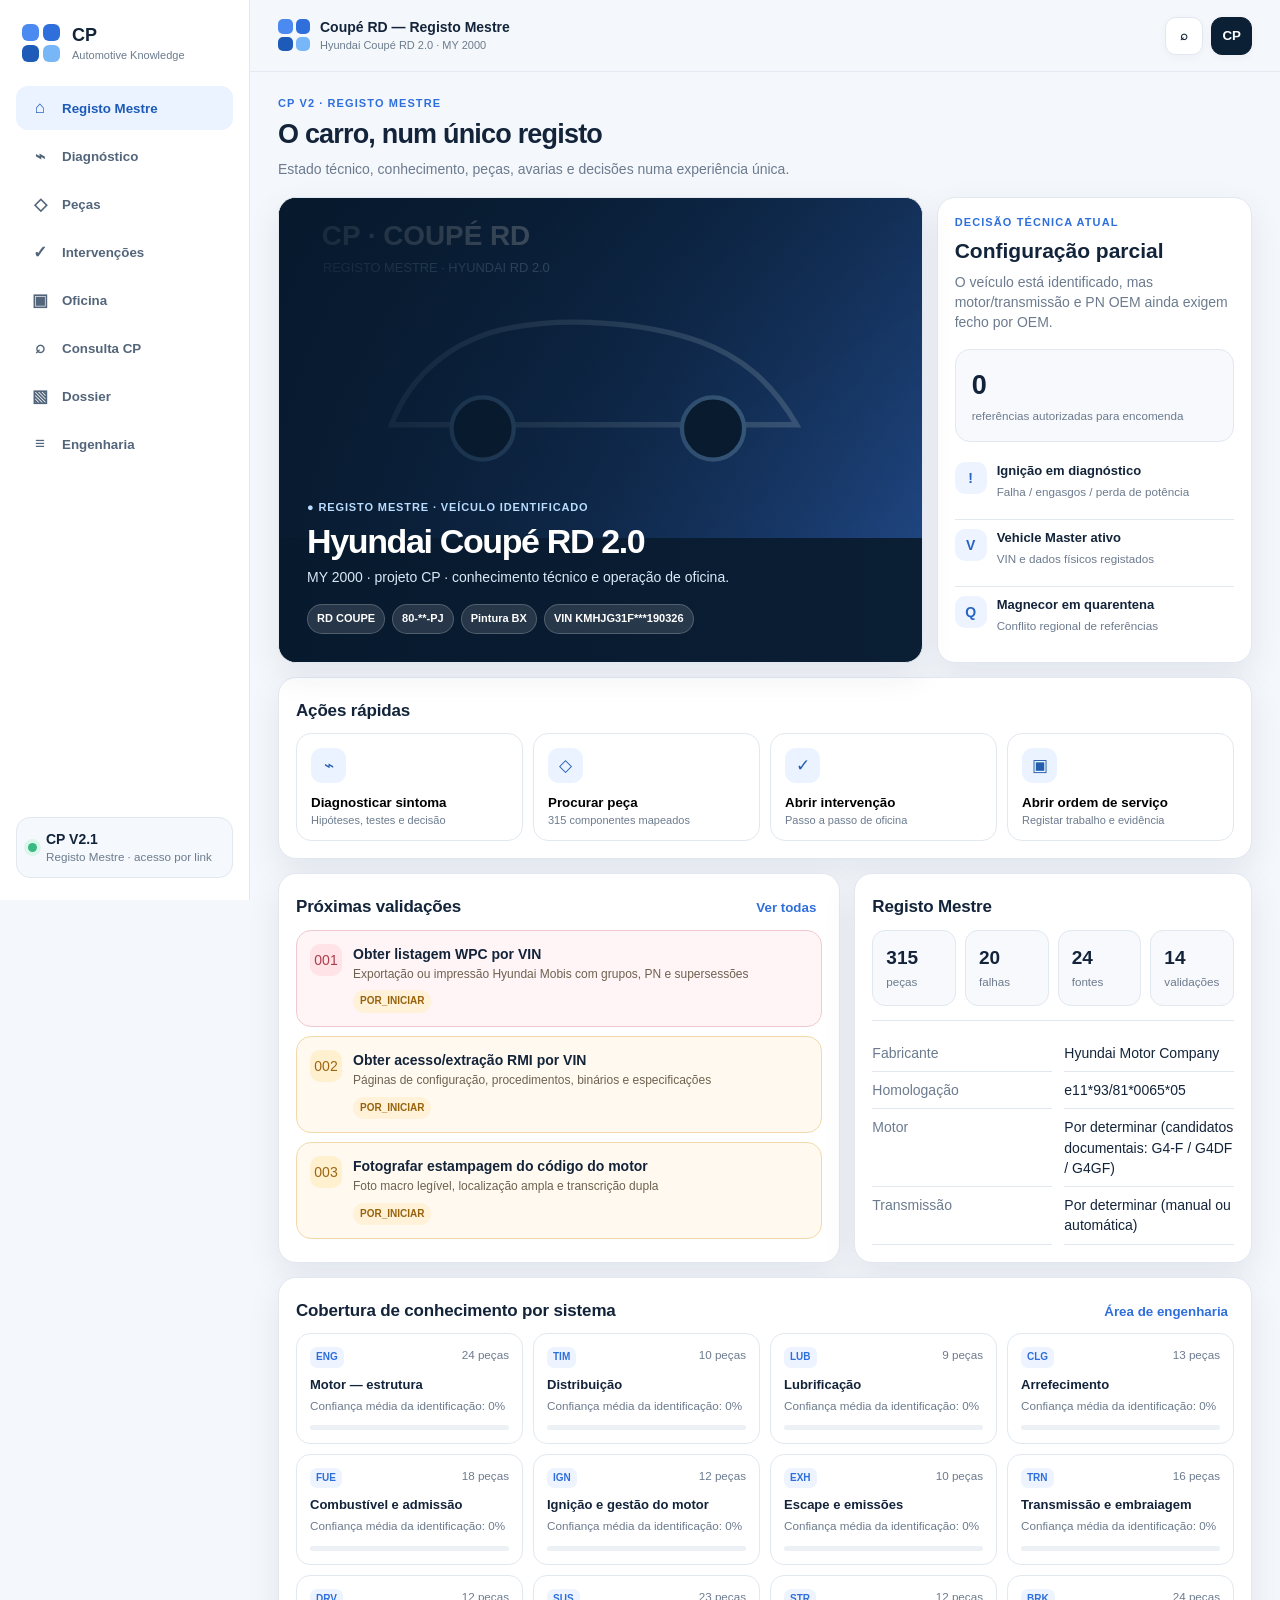
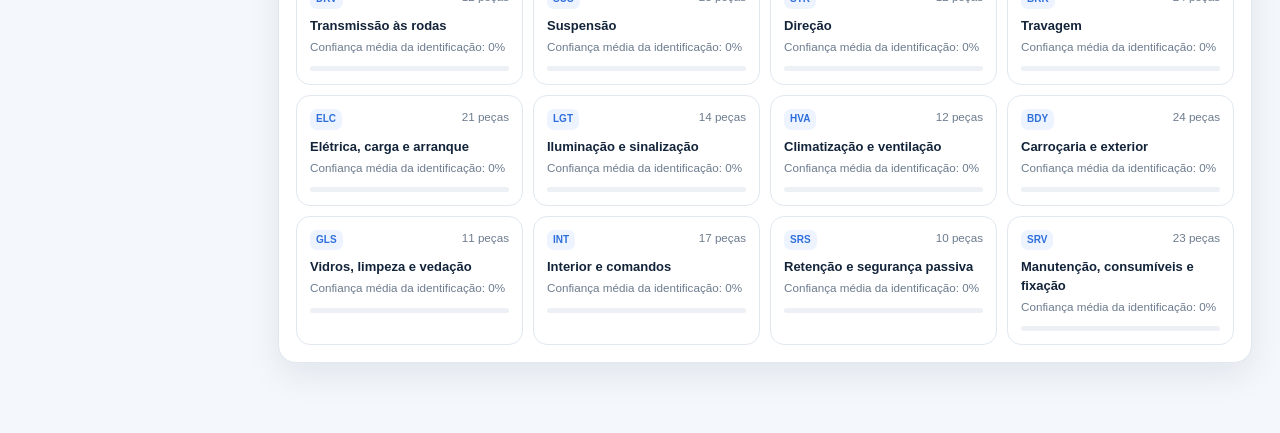
<file: cp-v2/index.html>
<!doctype html>
<html lang="pt-PT"><head><meta charset="utf-8"><meta name="viewport" content="width=device-width,initial-scale=1,viewport-fit=cover"><meta name="theme-color" content="#f4f7fb"><meta name="apple-mobile-web-app-capable" content="yes"><meta name="apple-mobile-web-app-status-bar-style" content="default"><title>CP · Coupé RD — Registo Mestre</title><link rel="stylesheet" href="app.css"><script src="../cp/data/core-a.js"></script><script src="../cp/data/p1.js"></script><script src="../cp/data/p2.js"></script><script src="../cp/data/p3.js"></script><script src="../cp/data/p4.js"></script><script src="../cp/data/p5.js"></script><script src="../cp/data/p6.js"></script><script src="../cp/data/p7.js"></script><script src="../cp/data/faults.js"></script><script src="../cp/data/tasks.js"></script><script src="../cp/data/sources.js"></script><script src="../cp/data/rules.js"></script><script src="data-adapter.js"></script></head>
<body>
<div class="app-shell">
<aside class="sidebar">
  <div class="brand"><div class="brand-mark"><i></i><i></i><i></i><i></i></div><div><strong>CP</strong><span>Automotive Knowledge</span></div></div>
  <nav id="sideNav" class="side-nav"></nav>
  <div class="side-foot"><span class="status-dot"></span><div><b>CP V2.1</b><small>Registo Mestre · acesso por link</small></div></div>
</aside>
<div class="app-main">
<header class="topbar">
  <div class="top-brand"><div class="brand-mark mini"><i></i><i></i><i></i><i></i></div><div><b>Coupé RD — Registo Mestre</b><small>Hyundai Coupé RD 2.0 · MY 2000</small></div></div>
  <div class="top-actions"><button class="icon-btn" id="globalSearchBtn" aria-label="Pesquisar">⌕</button><button class="avatar">CP</button></div>
</header>
<main id="view" class="view"></main>
<nav id="mobileNav" class="mobile-nav"></nav>
</div></div>
<div id="drawer" class="drawer-wrap hidden"><div class="drawer-backdrop" data-close></div><aside class="drawer"><button class="drawer-close" data-close>×</button><div id="drawerBody"></div></aside></div>
<div id="modal" class="modal-wrap hidden"><div class="modal-backdrop" data-close-modal></div><div class="modal"><button class="drawer-close" data-close-modal>×</button><div id="modalBody"></div></div></div>
<div id="toast" class="toast hidden"></div>
<script src="app-a.js"></script><script src="app-b.js"></script><script src="app-c.js"></script></body></html>
</file>
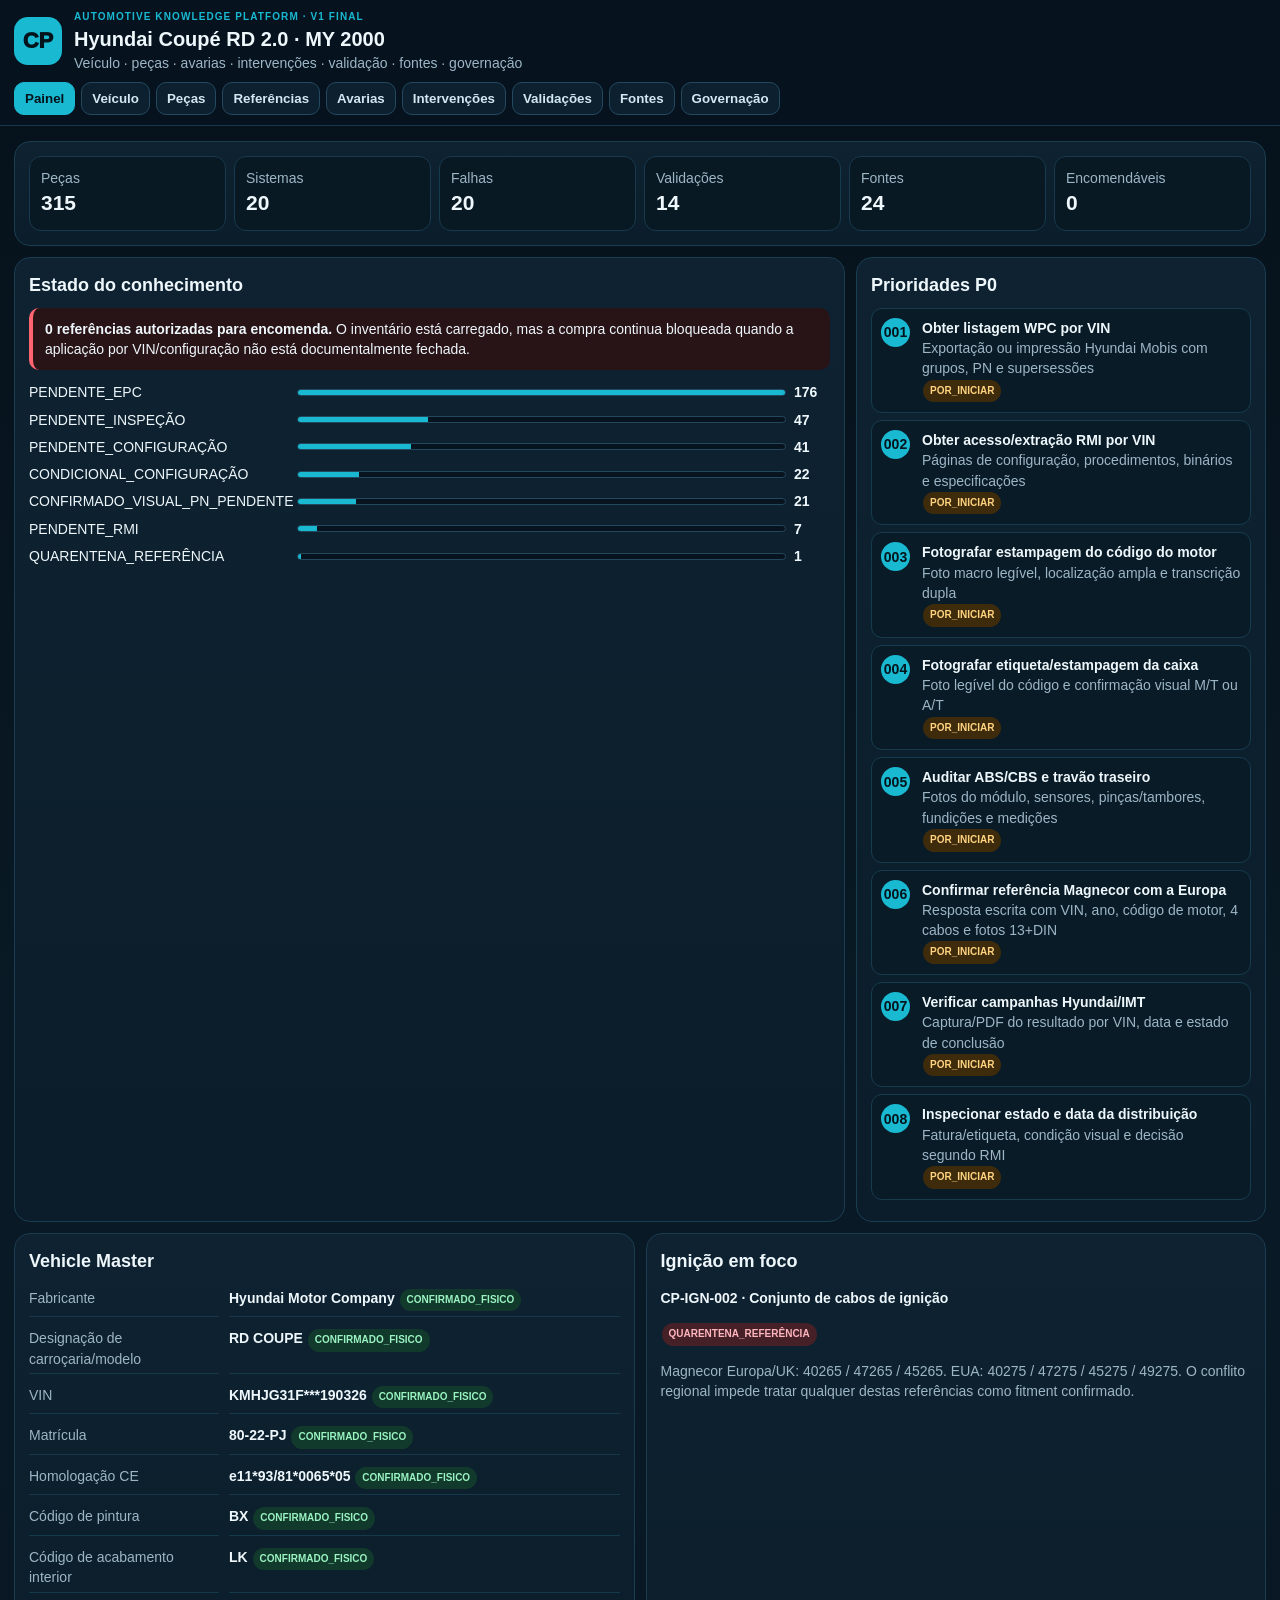
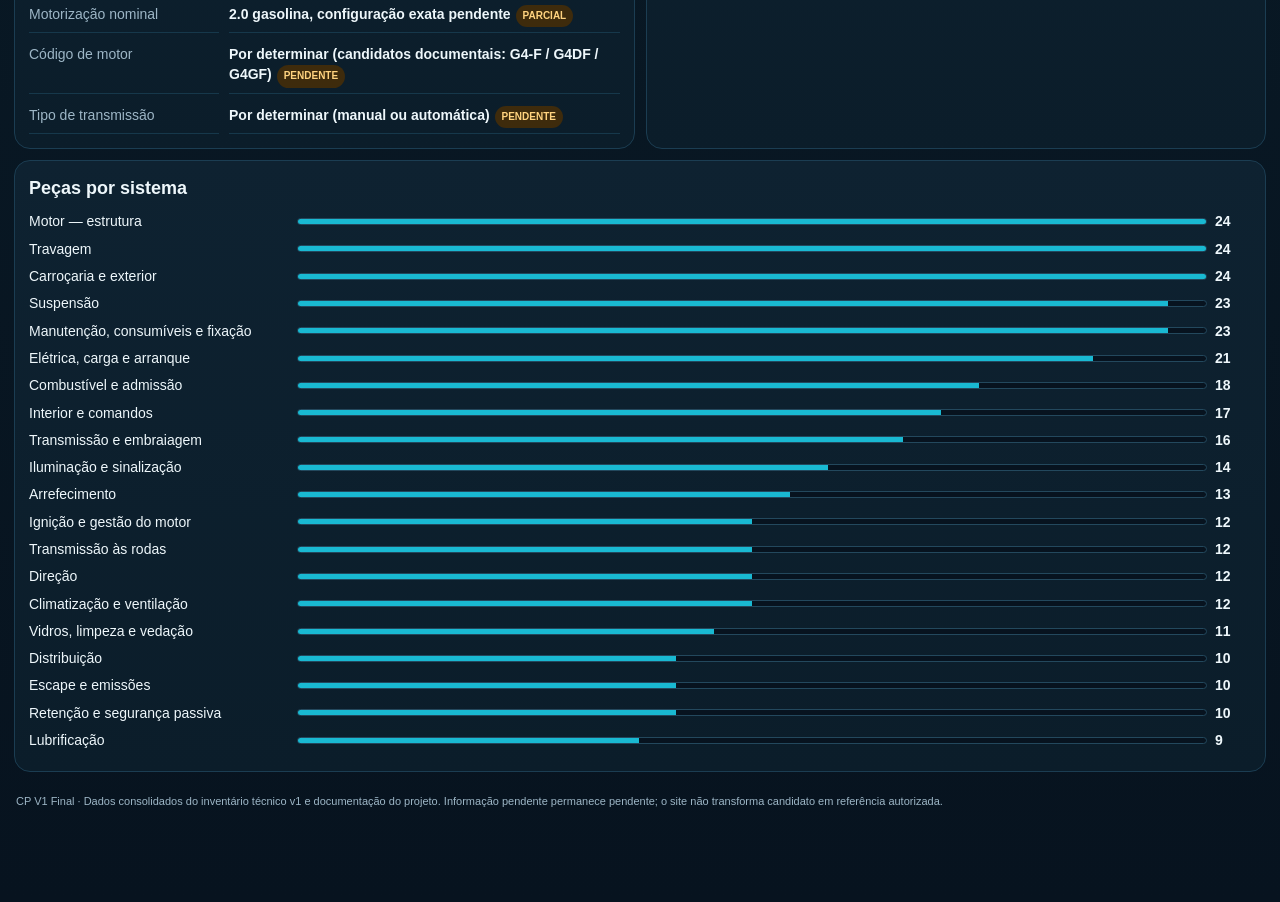
<file: cp/index.html>
<!doctype html><html lang="pt-PT"><head><meta charset="utf-8"><meta name="viewport" content="width=device-width,initial-scale=1,viewport-fit=cover"><meta name="theme-color" content="#07131f"><title>CP Automotive Knowledge Platform · V1</title><style>
:root{--bg:#07131f;--p:#0d1f2d;--p2:#102735;--line:#1b3d52;--txt:#eef7fb;--muted:#9db6c6;--c:#19b9d2;--g:#4bd08b;--a:#ffb020;--r:#ff6470}*{box-sizing:border-box}body{margin:0;background:linear-gradient(#06111a,#091a26 45%,#07131f);color:var(--txt);font:14px/1.45 -apple-system,BlinkMacSystemFont,"Segoe UI",Arial,sans-serif}.w{max-width:1450px;margin:auto;padding:0 14px 70px}.head{position:sticky;top:0;z-index:20;background:#07131ff2;backdrop-filter:blur(14px);border-bottom:1px solid #17374a;margin:0 -14px 15px;padding:10px 14px}.brand{display:flex;gap:12px;align-items:center}.logo{width:48px;height:48px;border-radius:14px;background:var(--c);color:#03131b;display:grid;place-items:center;font-weight:950;font-size:22px}.k{color:var(--c);font-weight:850;font-size:10px;letter-spacing:.11em;text-transform:uppercase}.brand h1{font-size:20px;line-height:1.1;margin:3px 0}.sub,.muted{color:var(--muted)}.nav{display:flex;gap:6px;overflow:auto;padding-top:9px;scrollbar-width:none}.nav button{white-space:nowrap;border:1px solid #24495f;background:#0c2030;color:#d2e8f1;border-radius:10px;padding:8px 10px;font-weight:750}.nav button.on{background:var(--c);color:#03131b;border-color:var(--c)}.page{display:none}.page.on{display:block}.grid{display:grid;grid-template-columns:repeat(12,1fr);gap:11px}.card{grid-column:span 12;background:linear-gradient(#0e2231,#0b1d2a);border:1px solid var(--line);border-radius:16px;padding:14px}.c6{grid-column:span 6}.c8{grid-column:span 8}.c4{grid-column:span 4}h2{font-size:18px;margin:0 0 10px}.stats{display:grid;grid-template-columns:repeat(6,1fr);gap:8px}.stat{background:#081923;border:1px solid #173a4e;border-radius:12px;padding:11px}.stat b{display:block;font-size:21px}.tag{display:inline-block;padding:4px 7px;border-radius:999px;font-size:10px;font-weight:850;margin:1px}.ok{background:#113a2c;color:#9af3c1}.warn{background:#3e2b0c;color:#ffd37f}.bad{background:#452027;color:#ffb5bd}.info{background:#10344a;color:#8bdff1}.notice{padding:11px 12px;border-left:4px solid var(--a);background:#261d0c;border-radius:10px}.danger{border-left-color:var(--r);background:#281317}.tools{display:flex;gap:7px;flex-wrap:wrap;margin-bottom:9px}.inp,.sel{background:#071823;color:#fff;border:1px solid #285269;border-radius:10px;padding:9px 10px;min-height:38px}.inp{flex:1;min-width:210px}.sel{min-width:155px}.tw{overflow:auto;border:1px solid #183b50;border-radius:11px;max-height:69vh}table{border-collapse:collapse;width:100%;min-width:790px;background:#091b27}th{position:sticky;top:0;background:#102b3c;color:#bfe7f1;text-align:left;font-size:11px;padding:8px;border-bottom:1px solid #28536b}td{padding:7px 8px;border-bottom:1px solid #143348;vertical-align:top;font-size:12px}tr:hover td{background:#0d2635}.kv{display:grid;grid-template-columns:190px 1fr;gap:7px 10px}.kv div{border-bottom:1px solid #16384b;padding:4px 0}.step{display:grid;grid-template-columns:32px 1fr;gap:9px;padding:9px;border:1px solid #173b4e;border-radius:11px;background:#091b27;margin:7px 0}.n{width:29px;height:29px;border-radius:50%;display:grid;place-items:center;background:var(--c);color:#03131b;font-weight:900}.bars>div{display:grid;grid-template-columns:minmax(145px,260px) 1fr 36px;gap:8px;align-items:center;margin:7px 0}.bar{height:7px;border:1px solid #23485d;background:#07131f;border-radius:99px;overflow:hidden}.bar i{display:block;height:100%;background:var(--c)}.foot{padding:22px 2px;color:var(--muted);font-size:11px}a{color:#7ce2f0}@media(max-width:900px){.c6,.c8,.c4{grid-column:span 12}.stats{grid-template-columns:repeat(3,1fr)}.kv{grid-template-columns:1fr}.brand h1{font-size:18px}}@media(max-width:520px){.stats{grid-template-columns:repeat(2,1fr)}.stat b{font-size:18px}}
</style>
<script src="data/core-a.js"></script><script src="data/p1.js"></script><script src="data/p2.js"></script><script src="data/p3.js"></script><script src="data/p4.js"></script><script src="data/p5.js"></script><script src="data/p6.js"></script><script src="data/p7.js"></script><script src="data/faults.js"></script><script src="data/tasks.js"></script><script src="data/sources.js"></script><script src="data/rules.js"></script></head><body><div class="w"><header class="head"><div class="brand"><div class="logo">CP</div><div><div class="k">Automotive Knowledge Platform · V1 Final</div><h1>Hyundai Coupé RD 2.0 · MY 2000</h1><div class="sub">Veículo · peças · avarias · intervenções · validação · fontes · governação</div></div></div><nav id="nav" class="nav"></nav></header><main>
<section class="page on" data-p="dashboard"><div class="grid"><div class="card"><div id="stats" class="stats"></div></div><div class="card c8"><h2>Estado do conhecimento</h2><div class="notice danger"><b>0 referências autorizadas para encomenda.</b> O inventário está carregado, mas a compra continua bloqueada quando a aplicação por VIN/configuração não está documentalmente fechada.</div><div id="statusBars" class="bars" style="margin-top:12px"></div></div><div class="card c4"><h2>Prioridades P0</h2><div id="p0"></div></div><div class="card c6"><h2>Vehicle Master</h2><div id="vsum" class="kv"></div></div><div class="card c6"><h2>Ignição em foco</h2><p><b>CP-IGN-002 · Conjunto de cabos de ignição</b></p><p><span class="tag bad">QUARENTENA_REFERÊNCIA</span></p><p class="muted">Magnecor Europa/UK: 40265 / 47265 / 45265. EUA: 40275 / 47275 / 45275 / 49275. O conflito regional impede tratar qualquer destas referências como fitment confirmado.</p></div><div class="card"><h2>Peças por sistema</h2><div id="sysBars" class="bars"></div></div></div></section>
<section class="page" data-p="vehicle"><div class="card"><h2>Vehicle Master</h2><p class="muted">O VIN é apresentado mascarado nesta versão pública. Estados e confiança são preservados.</p><div class="tw"><table id="vt"></table></div></div></section>
<section class="page" data-p="parts"><div class="card"><h2>Inventário mestre · 315 peças</h2><div class="tools"><input id="pq" class="inp" placeholder="Pesquisar ID, peça, sistema, validação…"><select id="ps" class="sel"><option value="">Todos os sistemas</option></select><select id="pst" class="sel"><option value="">Todos os estados</option></select></div><div id="pc" class="muted" style="margin-bottom:7px"></div><div class="tw"><table id="pt"></table></div></div></section>
<section class="page" data-p="refs"><div class="card"><h2>Referências comerciais candidatas · 7</h2><div class="notice danger"><b>Não encomendar com base nesta tabela.</b> Referência de catálogo e aplicação ao veículo são entidades distintas.</div><div class="tw" style="margin-top:9px"><table id="rt"></table></div></div></section>
<section class="page" data-p="faults"><div class="card"><h2>Modos de falha · 20</h2><div class="tools"><input id="fq" class="inp" placeholder="Pesquisar sintoma, sistema, modo de falha…"></div><div class="tw"><table id="ft"></table></div></div></section>
<section class="page" data-p="manuals"><div class="grid"><div class="card"><h2>Manuais / intervenções</h2><div class="tw"><table id="mt"></table></div></div><div class="card"><h2>M05-02 · Cabos de ignição — modo oficina</h2><div id="proc"></div><div class="notice"><b>Regra CP:</b> um cabo de cada vez. Não publicar binários, folgas ou limites como especificação enquanto não forem fechados no RMI/OEM.</div></div></div></section>
<section class="page" data-p="tasks"><div class="card"><h2>Fila de validação · 14</h2><div class="tw"><table id="tt"></table></div></div></section>
<section class="page" data-p="sources"><div class="card"><h2>Fontes técnicas · 24</h2><div class="tw"><table id="st"></table></div></div></section>
<section class="page" data-p="gov"><div class="grid"><div class="card"><h2>Regras CP</h2><div class="tw"><table id="gt"></table></div></div><div class="card"><h2>Modelo de dados automóvel</h2><div class="tw"><table id="dmt"></table></div></div><div class="card"><h2>Dataroom</h2><div id="dr"></div></div></div></section>
</main><div class="foot">CP V1 Final · Dados consolidados do inventário técnico v1 e documentação do projeto. Informação pendente permanece pendente; o site não transforma candidato em referência autorizada.</div></div><script>
const C=window.CP_CORE||{};const E=s=>String(s??'').replace(/[&<>\"]/g,c=>({'&':'&amp;','<':'&lt;','>':'&gt;','"':'&quot;'}[c]));const B=v=>{v=String(v??'');let c=/CONFIRM|ATIVO|EXISTENTE/.test(v)?'ok':/QUARENT|CRÍT|S3|BLOQ/.test(v)?'bad':/PEND|POR_INICIAR|CONDIC|PARCIAL/.test(v)?'warn':'info';return `<span class="tag ${c}">${E(v)}</span>`};function T(el,rows,cols){el.innerHTML=`<thead><tr>${cols.map(x=>`<th>${E(x)}</th>`).join('')}</tr></thead><tbody>${rows.map(r=>`<tr>${cols.map((c,i)=>`<td>${/Estado|Criticidade|Segurança|Prioridade|Nível/.test(c)?B(Array.isArray(r)?r[i]:r[c]):(/URL/.test(c)&&(Array.isArray(r)?r[i]:r[c])?`<a target="_blank" rel="noopener" href="${E(Array.isArray(r)?r[i]:r[c])}">abrir</a>`:E(Array.isArray(r)?r[i]:r[c]))}</td>`).join('')}</tr>`).join('')}</tbody>`}const tabs=[['dashboard','Painel'],['vehicle','Veículo'],['parts','Peças'],['refs','Referências'],['faults','Avarias'],['manuals','Intervenções'],['tasks','Validações'],['sources','Fontes'],['gov','Governação']];tabs.forEach(([id,l],i)=>{let b=document.createElement('button');b.textContent=l;if(!i)b.className='on';b.onclick=()=>{document.querySelectorAll('.page').forEach(x=>x.classList.toggle('on',x.dataset.p===id));document.querySelectorAll('#nav button').forEach(x=>x.classList.remove('on'));b.classList.add('on');scrollTo(0,0)};nav.appendChild(b)});
const M=C.meta||{};stats.innerHTML=[['Peças',M.parts],['Sistemas',M.systems],['Falhas',M.faults],['Validações',M.tasks],['Fontes',M.sources],['Encomendáveis',M.orderable]].map(x=>`<div class="stat"><span class="muted">${x[0]}</span><b>${x[1]??'-'}</b></div>`).join('');function bars(el,o){let mx=Math.max(...Object.values(o||{x:1}));el.innerHTML=Object.entries(o||{}).sort((a,b)=>b[1]-a[1]).map(([k,v])=>`<div><span>${E(k)}</span><div class="bar"><i style="width:${v/mx*100}%"></i></div><b>${v}</b></div>`).join('')}bars(statusBars,M.status);bars(sysBars,M.bySystem);p0.innerHTML=(window.CP_TASKS||[]).filter(x=>x[2]==='P0').map(x=>`<div class="step"><div class="n">${E(x[0].replace('VAL-',''))}</div><div><b>${E(x[1])}</b><div class="muted">${E(x[5])}</div>${B(x[3])}</div></div>`).join('');vsum.innerHTML=(C.vehicle||[]).filter(x=>['Fabricante','Designação de carroçaria/modelo','VIN','Matrícula','Homologação CE','Código de pintura','Código de acabamento interior','Motorização nominal','Código de motor','Tipo de transmissão'].includes(x.Campo)).map(x=>`<div class="muted">${E(x.Campo)}</div><div><b>${E(x.Valor)}</b> ${B(x.Estado)}</div>`).join('');T(vt,C.vehicle||[],['Campo','Valor','Estado','Confiança %','Fonte','Evidência / nota']);
[...new Set((window.CP_PARTS||[]).map(x=>x[1]))].sort().forEach(x=>ps.insertAdjacentHTML('beforeend',`<option>${E(x)}</option>`));[...new Set((window.CP_PARTS||[]).map(x=>x[4]))].sort().forEach(x=>pst.insertAdjacentHTML('beforeend',`<option>${E(x)}</option>`));function rp(){let q=pq.value.toLowerCase(),sy=ps.value,st=pst.value,r=(window.CP_PARTS||[]).filter(x=>(!q||x.join(' ').toLowerCase().includes(q))&&(!sy||x[1]===sy)&&(!st||x[4]===st));pc.textContent=`${r.length} de ${(window.CP_PARTS||[]).length} registos`;T(pt,r,window.CP_PARTS_FIELDS||[])}pq.oninput=rp;ps.onchange=rp;pst.onchange=rp;rp();
T(rt,C.refs||[],['ID','Part ID','Marca','PN','Mercado','Gama','Variante','Aplicação do catálogo','Estado','Confiança %','Fonte','Nota']);function rf(){let q=fq.value.toLowerCase(),r=(window.CP_FAULTS||[]).filter(x=>!q||x.join(' ').toLowerCase().includes(q));T(ft,r,window.CP_FAULTS_FIELDS||[])}fq.oninput=rf;rf();T(mt,C.manuals||[],['Manual_ID','Título','Sistema','Versão','Estado','Pré-requisitos','Ferramentas','Peças','Fonte técnica']);proc.innerHTML=(C.procedure||[]).map((x,i)=>`<div class="step"><div class="n">${i+1}</div><div><b>${E(x[0])}</b><div class="muted">${E(x[1])}</div></div></div>`).join('');T(tt,window.CP_TASKS||[],window.CP_TASKS_FIELDS||[]);T(st,window.CP_SOURCES||[],window.CP_SOURCES_FIELDS||[]);T(gt,window.CP_RULES||[],window.CP_RULES_FIELDS||[]);T(dmt,C.model||[],['Entidade','Finalidade','Regra automóvel','Relações principais']);dr.innerHTML=(C.dataroom||[]).map(x=>`<span class="tag info">${E(x)}</span>`).join(' ');
if((window.CP_PARTS||[]).length!==315){document.querySelector('.foot').insertAdjacentHTML('beforebegin',`<div class="notice danger"><b>Erro de carregamento:</b> inventário recebido com ${(window.CP_PARTS||[]).length}/315 linhas. Recarregar a página.</div>`)}
</script></body></html>
</file>
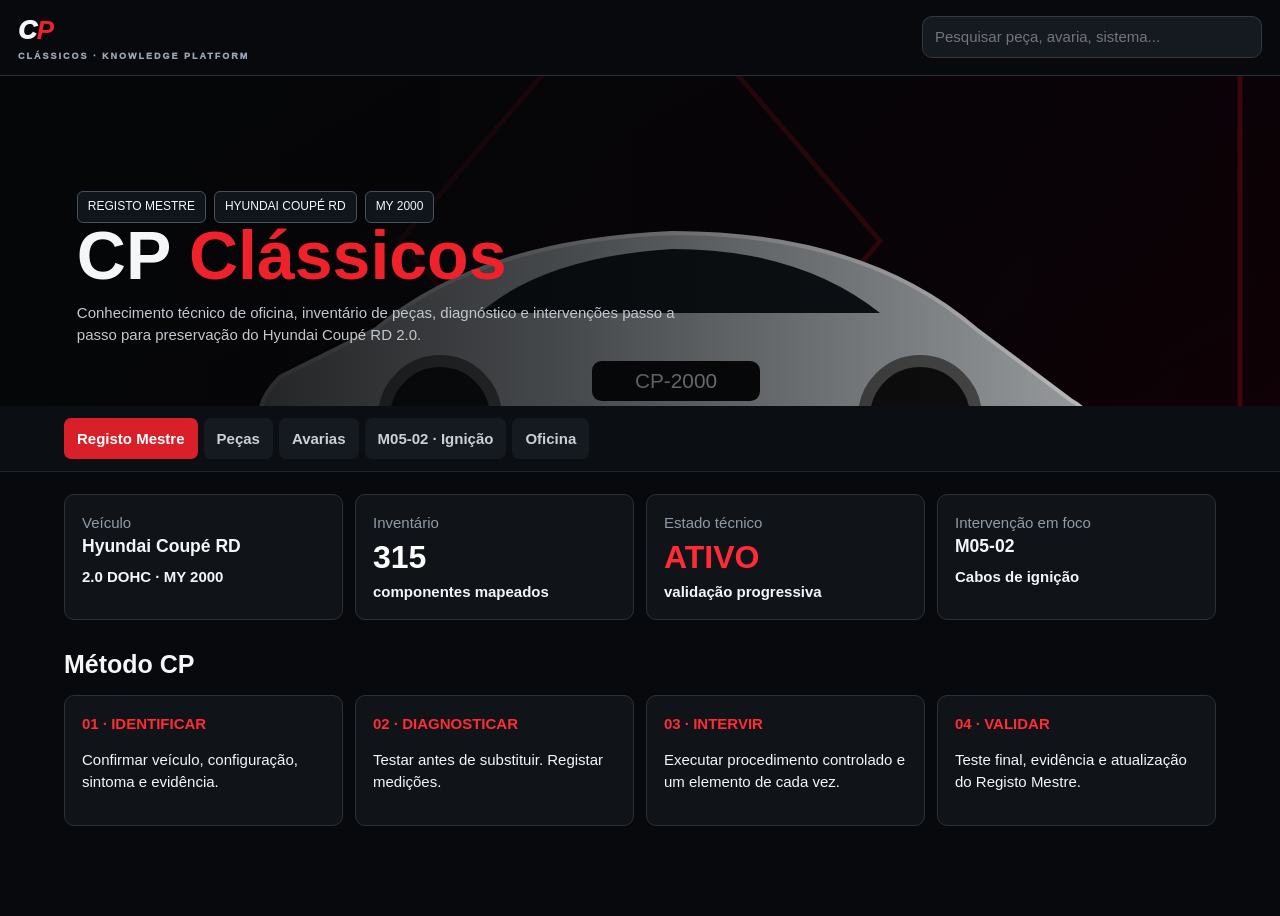
<file: cpclassicos/index.html>
<!doctype html><html lang="pt-PT"><head><meta charset="utf-8"><meta name="viewport" content="width=device-width,initial-scale=1,viewport-fit=cover"><meta name="theme-color" content="#080a0d"><title>CP Clássicos · Hyundai Coupé RD 2.0</title><style>*{box-sizing:border-box}body{margin:0;background:#07090c;color:#f4f6f8;font:15px/1.45 -apple-system,BlinkMacSystemFont,"Segoe UI",sans-serif}button,input{font:inherit}.top{position:sticky;top:0;z-index:20;background:#080a0def;border-bottom:1px solid #29313a;backdrop-filter:blur(15px);padding:12px 18px;display:flex;align-items:center;justify-content:space-between}.logo{font-size:26px;font-weight:950;font-style:italic}.logo b{color:#ef222c}.logo small{display:block;font-size:9px;letter-spacing:2px;color:#9ba6b2;font-style:normal}.search{background:#151a20;border:1px solid #303944;border-radius:10px;padding:9px 12px;color:#fff;width:min(340px,45vw)}.hero{min-height:330px;padding:45px 6vw;display:flex;align-items:end;background:linear-gradient(90deg,#050608 0%,#050608aa 45%,#05060822),url('hero.svg') center/cover}.hero h1{font-size:clamp(34px,6vw,68px);margin:0;line-height:.95}.hero h1 span{color:#ef222c}.hero p{max-width:620px;color:#c2c8cf}.badges{display:flex;gap:8px;flex-wrap:wrap}.badge{padding:6px 10px;border:1px solid #46515d;border-radius:6px;background:#10151b;font-size:12px}.nav{display:flex;gap:6px;overflow:auto;padding:12px 5vw;border-bottom:1px solid #20262d;background:#0b0e12;position:sticky;top:65px;z-index:15}.nav button{white-space:nowrap;border:0;background:#151a20;color:#c9d0d8;border-radius:7px;padding:10px 13px;font-weight:750}.nav button.active{background:#d91f28;color:#fff}.main{padding:22px 5vw 90px;max-width:1500px;margin:auto}.grid{display:grid;grid-template-columns:repeat(4,1fr);gap:12px}.card{background:#101419;border:1px solid #29313a;border-radius:10px;padding:17px}.card h3{margin:0 0 6px}.metric{font-size:32px;font-weight:900;color:#fff}.red{color:#ff2b35}.muted{color:#909ba7}.section-title{display:flex;justify-content:space-between;align-items:end;margin:26px 0 12px}.section-title h2{margin:0;font-size:25px}.list{display:grid;gap:8px}.row{display:grid;grid-template-columns:120px 1.5fr 1fr 140px;gap:12px;align-items:center;background:#101419;border:1px solid #252d35;border-radius:8px;padding:12px}.pill{font-size:11px;font-weight:850;border-radius:5px;padding:5px 7px;background:#272e36;display:inline-block}.pill.critical{background:#55151a;color:#ff747b}.action{border:0;border-radius:6px;padding:8px 10px;background:#d91f28;color:#fff;font-weight:800}.manual{display:grid;grid-template-columns:1fr 1fr;gap:12px}.step{border-left:4px solid #e3222c}.step b{color:#ff313b}.hidden{display:none!important}@media(max-width:850px){.grid{grid-template-columns:1fr 1fr}.row{grid-template-columns:80px 1fr}.row>*:nth-child(3),.row>*:nth-child(4){grid-column:2}.manual{grid-template-columns:1fr}.hero{min-height:300px}.search{width:45vw}}@media(max-width:480px){.grid{grid-template-columns:1fr}.hero{padding:32px 20px}.main{padding-left:14px;padding-right:14px}.nav{padding-left:14px}.top{padding:10px 14px}}</style></head><body><header class="top"><div class="logo">C<b>P</b><small>CLÁSSICOS · KNOWLEDGE PLATFORM</small></div><input id="q" class="search" placeholder="Pesquisar peça, avaria, sistema..."></header><section class="hero"><div><div class="badges"><span class="badge">REGISTO MESTRE</span><span class="badge">HYUNDAI COUPÉ RD</span><span class="badge">MY 2000</span></div><h1>CP <span>Clássicos</span></h1><p>Conhecimento técnico de oficina, inventário de peças, diagnóstico e intervenções passo a passo para preservação do Hyundai Coupé RD 2.0.</p></div></section><nav class="nav" id="nav"><button data-v="home" class="active">Registo Mestre</button><button data-v="parts">Peças</button><button data-v="faults">Avarias</button><button data-v="manual">M05-02 · Ignição</button><button data-v="workshop">Oficina</button></nav><main class="main"><section id="home"><div class="grid"><div class="card"><span class="muted">Veículo</span><h3>Hyundai Coupé RD</h3><b>2.0 DOHC · MY 2000</b></div><div class="card"><span class="muted">Inventário</span><div class="metric" id="partCount">—</div><b>componentes mapeados</b></div><div class="card"><span class="muted">Estado técnico</span><div class="metric red">ATIVO</div><b>validação progressiva</b></div><div class="card"><span class="muted">Intervenção em foco</span><h3>M05-02</h3><b>Cabos de ignição</b></div></div><div class="section-title"><h2>Método CP</h2></div><div class="grid"><div class="card"><b class="red">01 · IDENTIFICAR</b><p>Confirmar veículo, configuração, sintoma e evidência.</p></div><div class="card"><b class="red">02 · DIAGNOSTICAR</b><p>Testar antes de substituir. Registar medições.</p></div><div class="card"><b class="red">03 · INTERVIR</b><p>Executar procedimento controlado e um elemento de cada vez.</p></div><div class="card"><b class="red">04 · VALIDAR</b><p>Teste final, evidência e atualização do Registo Mestre.</p></div></div></section><section id="parts" class="hidden"><div class="section-title"><h2>Inventário de peças</h2><span class="muted" id="partsMeta"></span></div><div id="partsList" class="list"></div></section><section id="faults" class="hidden"><div class="section-title"><h2>Avarias e diagnóstico</h2></div><div id="faultList" class="list"></div></section><section id="manual" class="hidden"><div class="section-title"><h2>M05-02 · Substituição dos cabos de ignição</h2><span class="pill critical">PASSO A PASSO</span></div><div class="card"><h3>Regra fundamental</h3><p class="red"><b>Nunca retirar os quatro cabos ao mesmo tempo.</b></p><p>Substituir um cabo de cada vez, reproduzindo exatamente o percurso existente e confirmando o encaixe nos dois terminais.</p></div><div class="manual"><div class="card step"><b>01 · Preparar</b><p>Motor frio, ignição desligada. Fotografar percurso original e identificar cada cabo.</p></div><div class="card step"><b>02 · Retirar</b><p>Agarrar pelo cachimbo/terminal, nunca pelo próprio cabo. Rodar ligeiramente se necessário e puxar a direito.</p></div><div class="card step"><b>03 · Comparar</b><p>Comparar comprimento, terminais, diâmetro e geometria do cabo novo com o removido.</p></div><div class="card step"><b>04 · Instalar</b><p>Encaixar firmemente na vela e bobina. Repor clips e suportes no percurso original.</p></div><div class="card step"><b>05 · Repetir</b><p>Concluir totalmente um cabo antes de avançar para o seguinte.</p></div><div class="card step"><b>06 · Validar</b><p>Confirmar encaixes, afastamento de calor/correias, ralenti regular e teste de estrada.</p></div></div><div class="card" style="margin-top:12px"><b>Nota técnica CP</b><p>A ordem de ignição e a correspondência física dos terminais devem ser confirmadas pela configuração real/evidência técnica do veículo antes de alterar qualquer ligação. O procedimento CP privilegia conservar a ligação existente e substituir um cabo de cada vez.</p></div></section><section id="workshop" class="hidden"><div class="section-title"><h2>Oficina · Registo de intervenção</h2></div><div class="grid"><div class="card"><h3>Pré-intervenção</h3><p>□ Fotografias<br>□ Sintoma registado<br>□ Peça confirmada<br>□ Ferramentas preparadas</p></div><div class="card"><h3>Durante</h3><p>□ Medições<br>□ Peças removidas<br>□ Anomalias adicionais<br>□ Evidência fotográfica</p></div><div class="card"><h3>Pós-intervenção</h3><p>□ Inspeção visual<br>□ Arranque/ralenti<br>□ Teste funcional<br>□ Teste de estrada</p></div><div class="card"><h3>Fecho CP</h3><p>□ Referência instalada<br>□ Km/data<br>□ Resultado<br>□ Próxima ação</p></div></div></section></main><script src="../cp/data/p1.js"></script><script src="../cp/data/p2.js"></script><script src="../cp/data/p3.js"></script><script src="../cp/data/p4.js"></script><script src="../cp/data/p5.js"></script><script src="../cp/data/p6.js"></script><script src="../cp/data/p7.js"></script><script src="../cp/data/faults.js"></script><script>const parts=window.CP_PARTS||[],faults=window.CP_FAULTS||[];partCount.textContent=parts.length;function show(v){document.querySelectorAll('main>section').forEach(x=>x.classList.toggle('hidden',x.id!==v));document.querySelectorAll('#nav button').forEach(x=>x.classList.toggle('active',x.dataset.v===v));if(v==='parts')renderParts(q.value);if(v==='faults')renderFaults(q.value)}nav.onclick=e=>{if(e.target.dataset.v)show(e.target.dataset.v)};function renderParts(s=''){s=s.toLowerCase();let a=parts.filter(x=>x.join(' ').toLowerCase().includes(s));partsMeta.textContent=a.length+' / '+parts.length;partsList.innerHTML=a.slice(0,120).map(x=>`<div class="row"><b>${x[0]}</b><div><b>${x[2]}</b><br><span class="muted">${x[1]}</span></div><span class="pill ${x[3]==='CRÍTICA'?'critical':''}">${x[3]}</span><span class="muted">${x[4]}</span></div>`).join('')||'<div class="card">Sem resultados.</div>'}function renderFaults(s=''){s=s.toLowerCase();let a=faults.filter(x=>JSON.stringify(x).toLowerCase().includes(s));faultList.innerHTML=a.map((x,i)=>`<div class="card"><b class="red">DIAG-${String(i+1).padStart(3,'0')}</b><p>${Array.isArray(x)?x.join(' · '):JSON.stringify(x)}</p></div>`).join('')||'<div class="card">Sem resultados.</div>'}q.oninput=()=>{let v=document.querySelector('#nav .active').dataset.v;if(v==='parts')renderParts(q.value);else if(v==='faults')renderFaults(q.value);else if(q.value){show('parts');renderParts(q.value)}};</script></body></html>
</file>
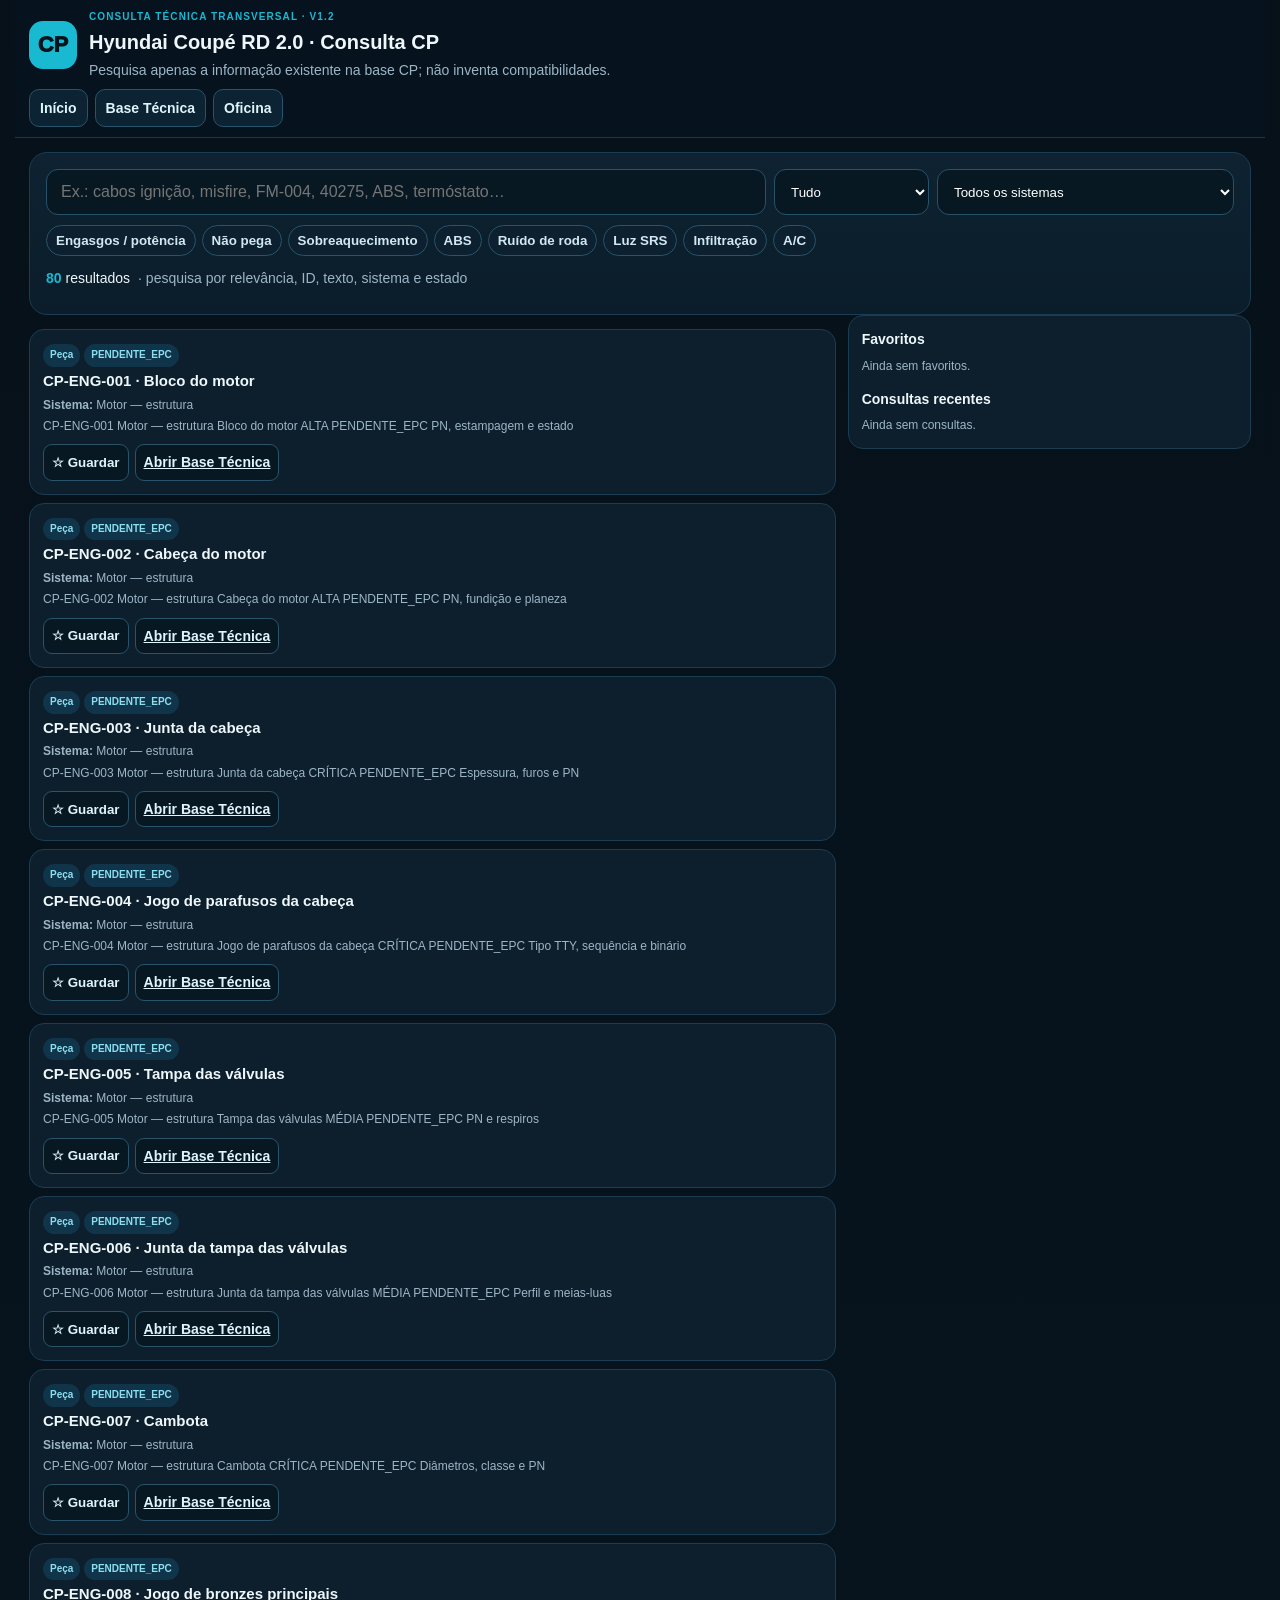
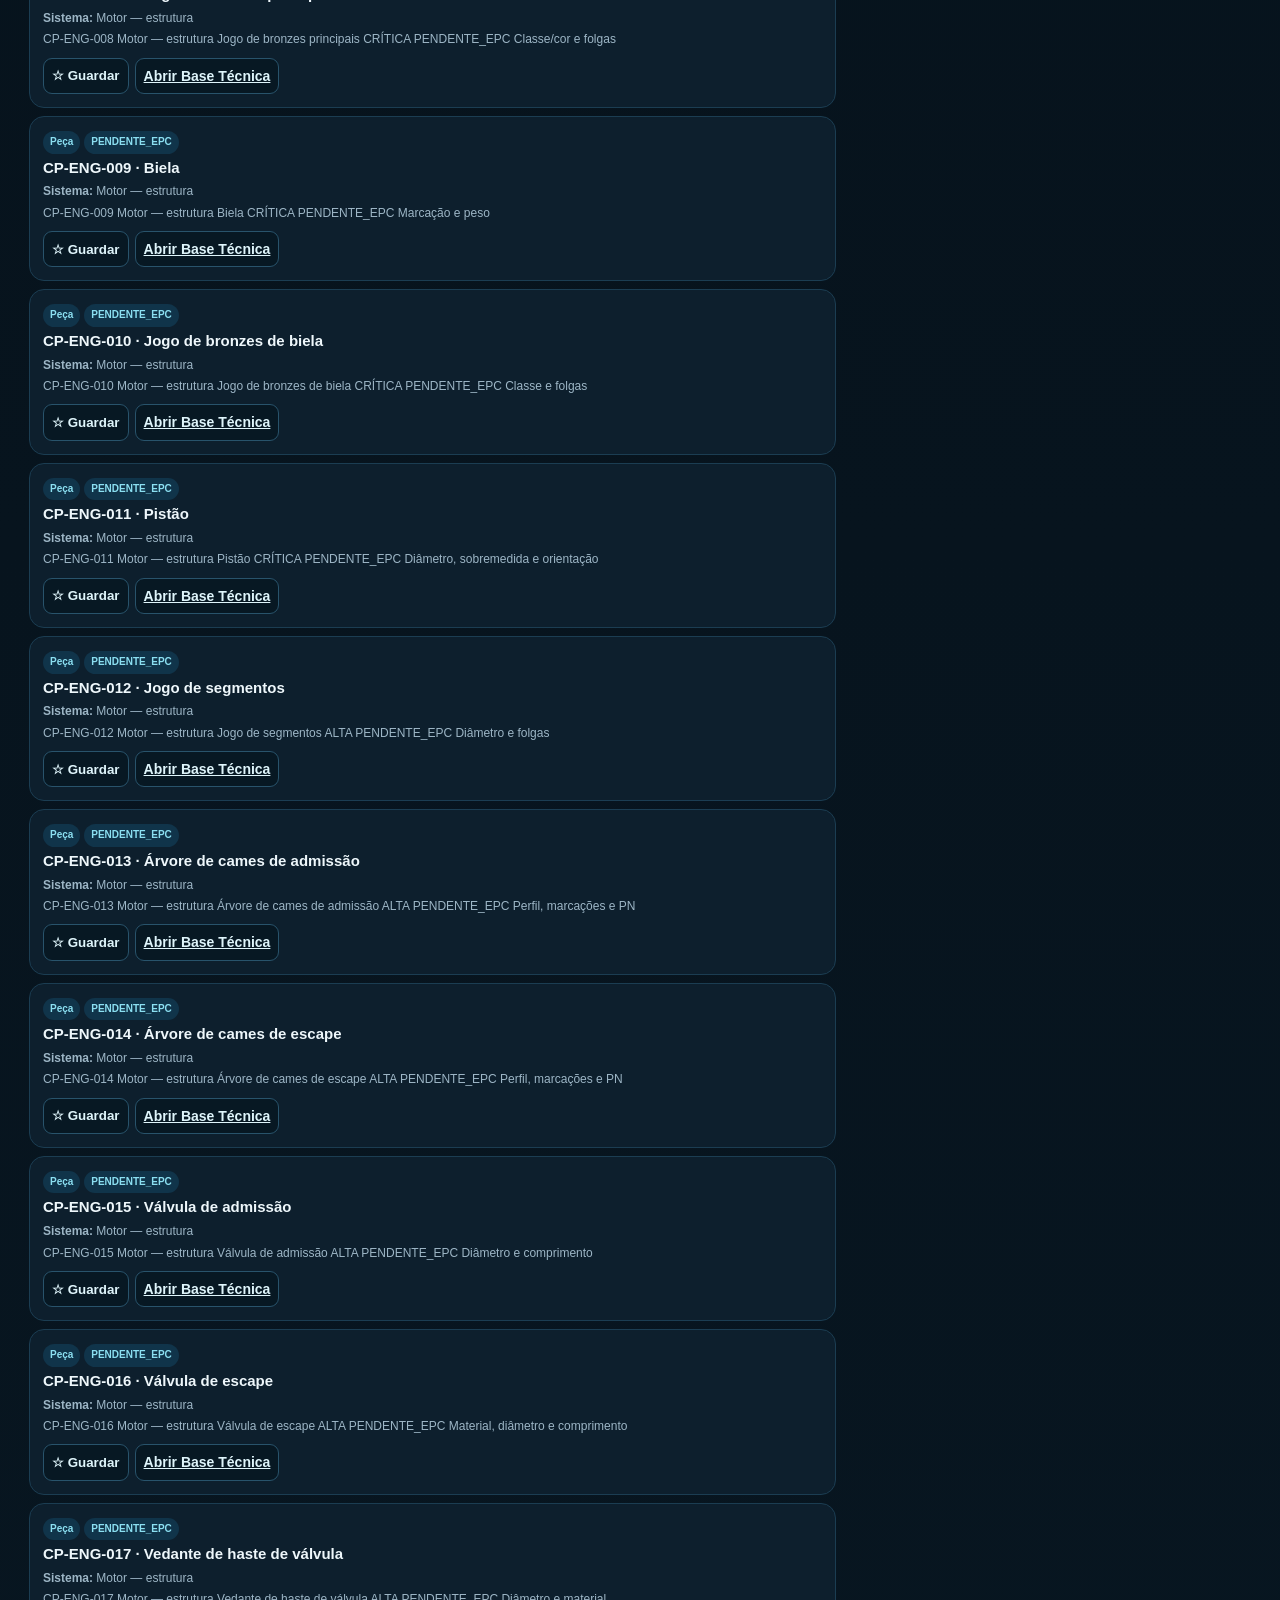
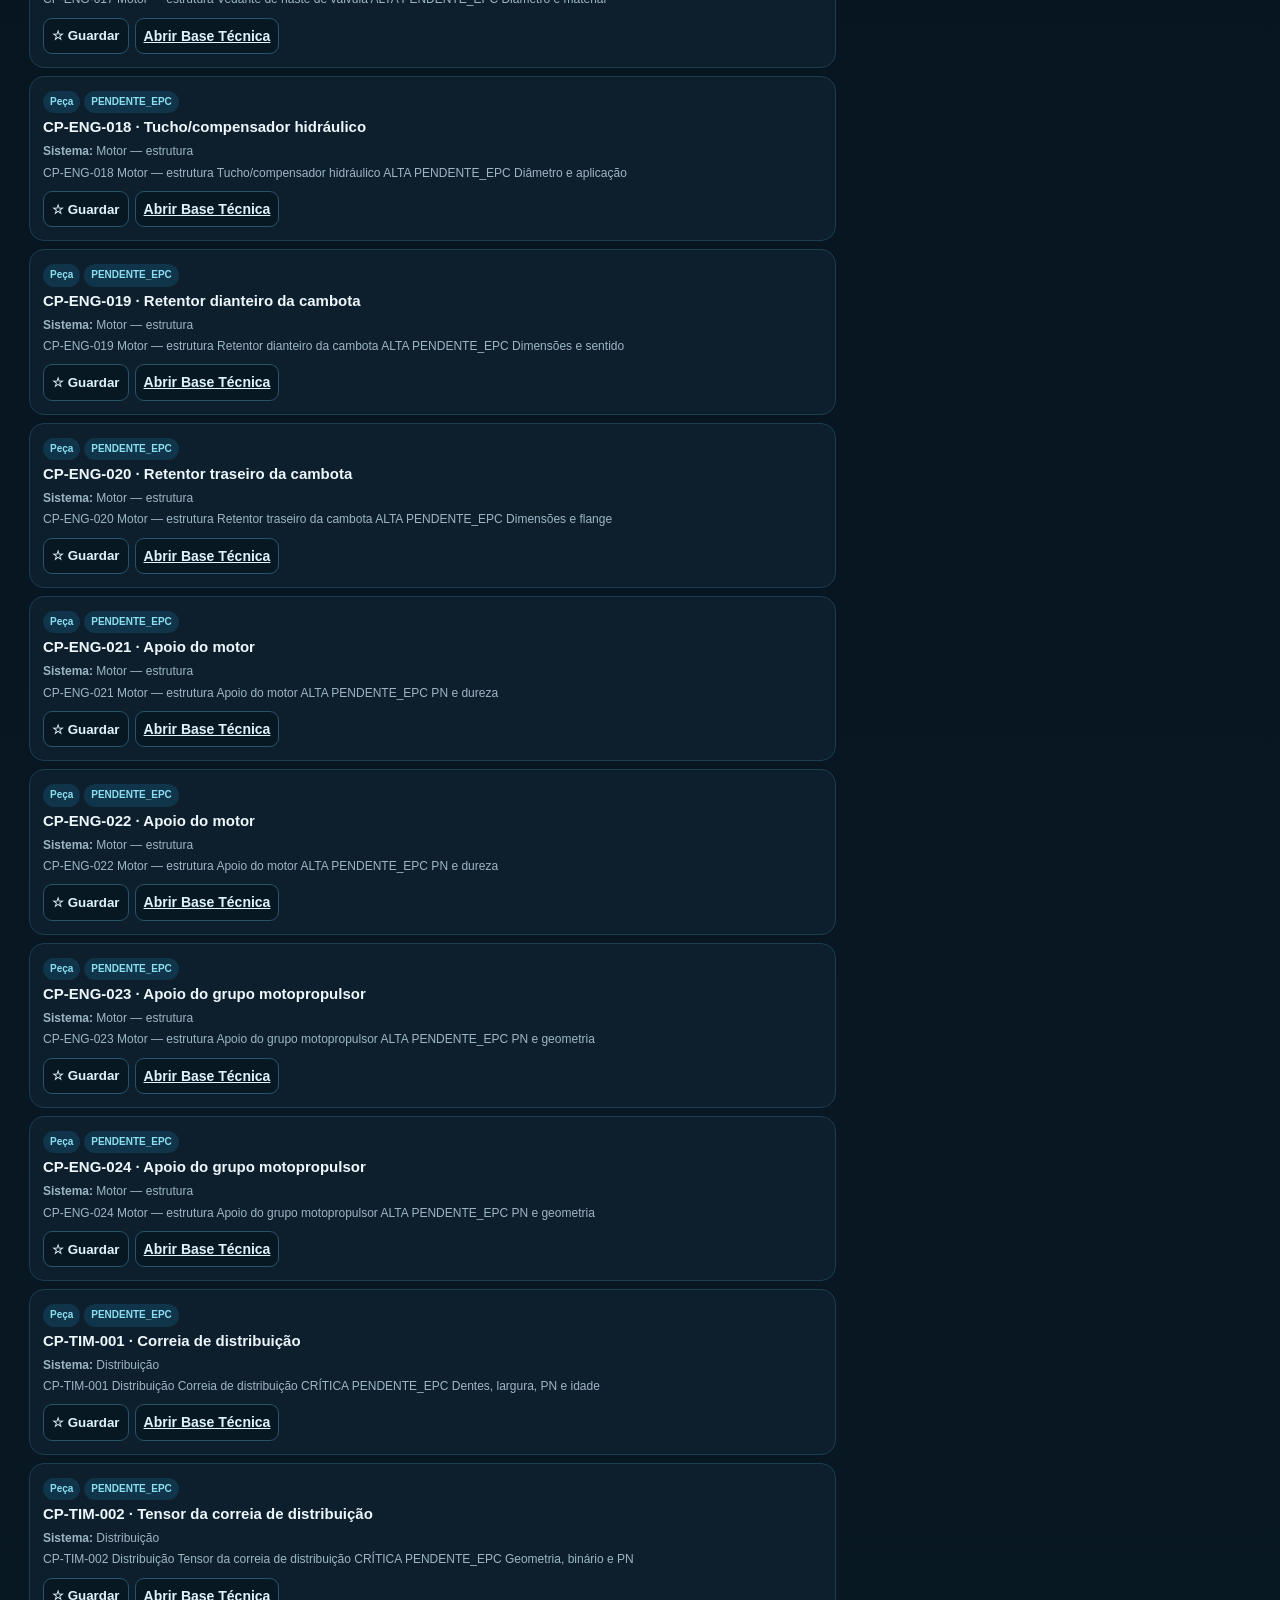
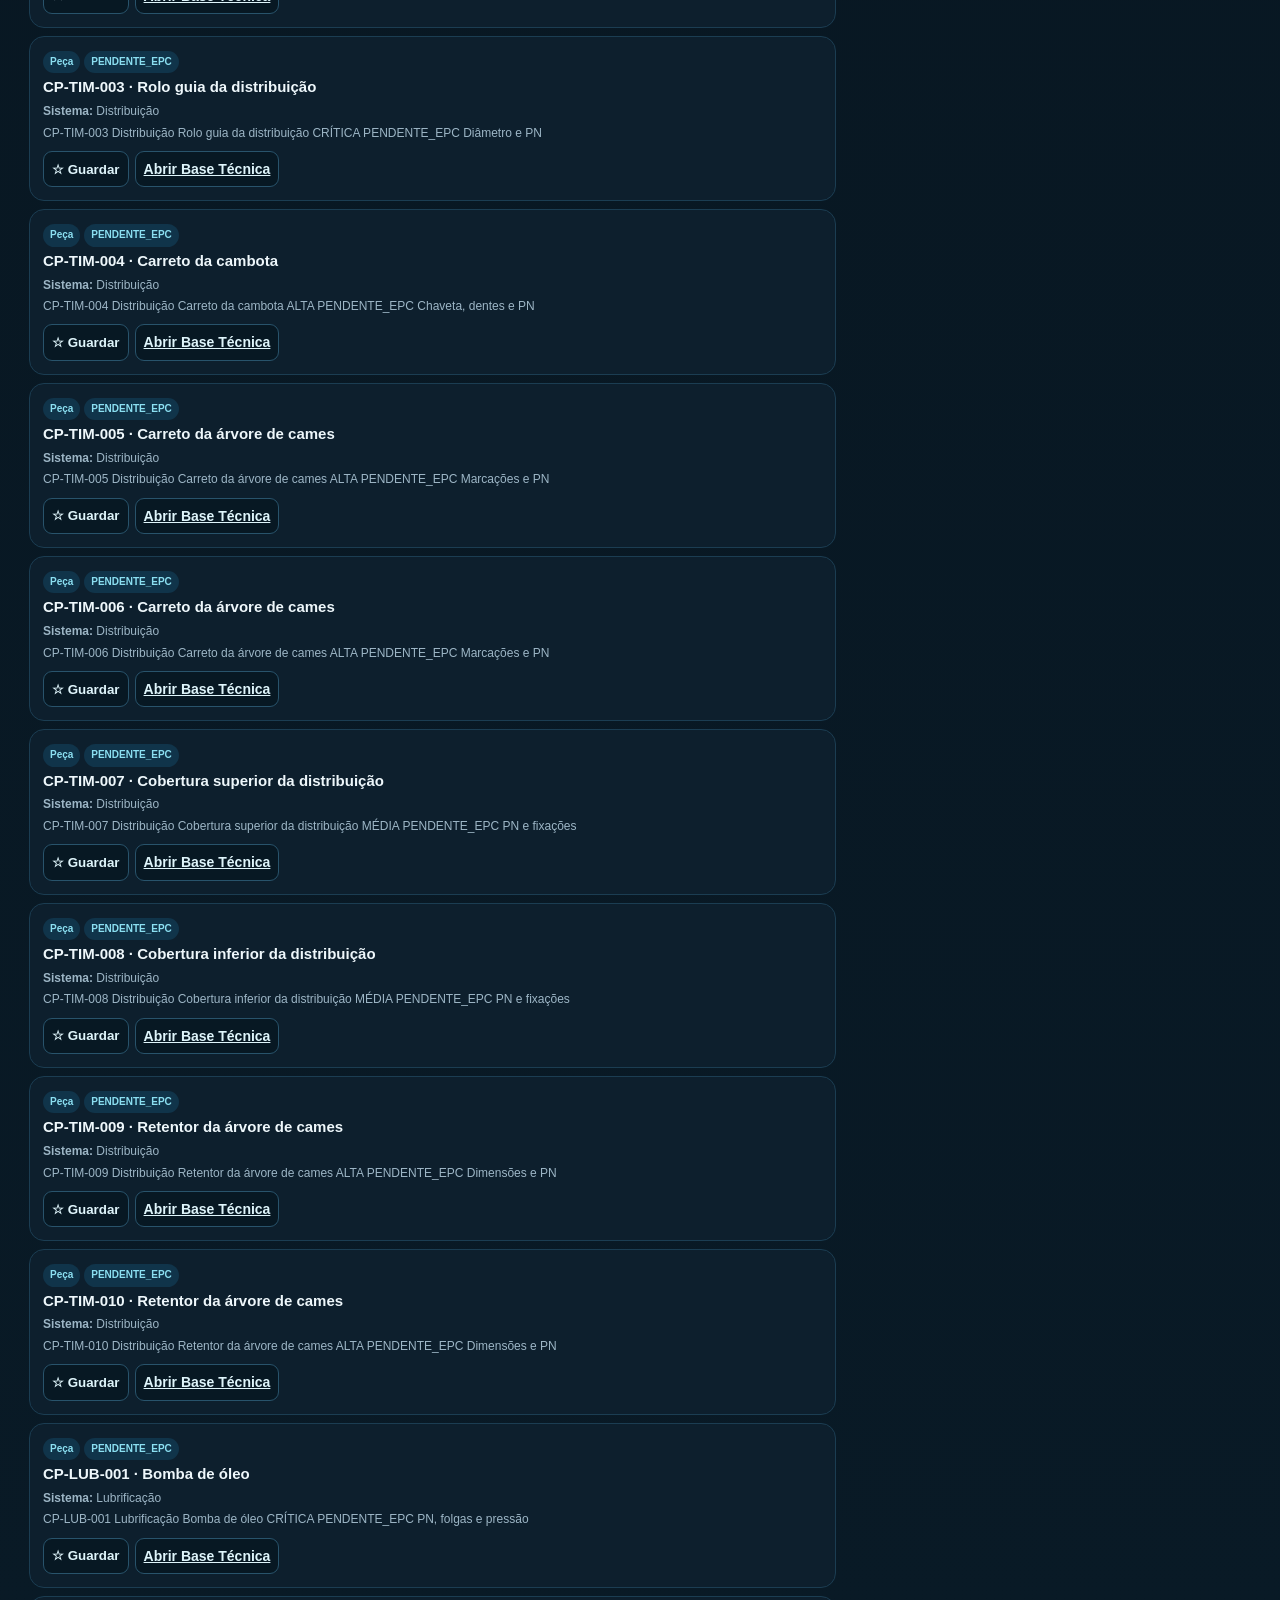
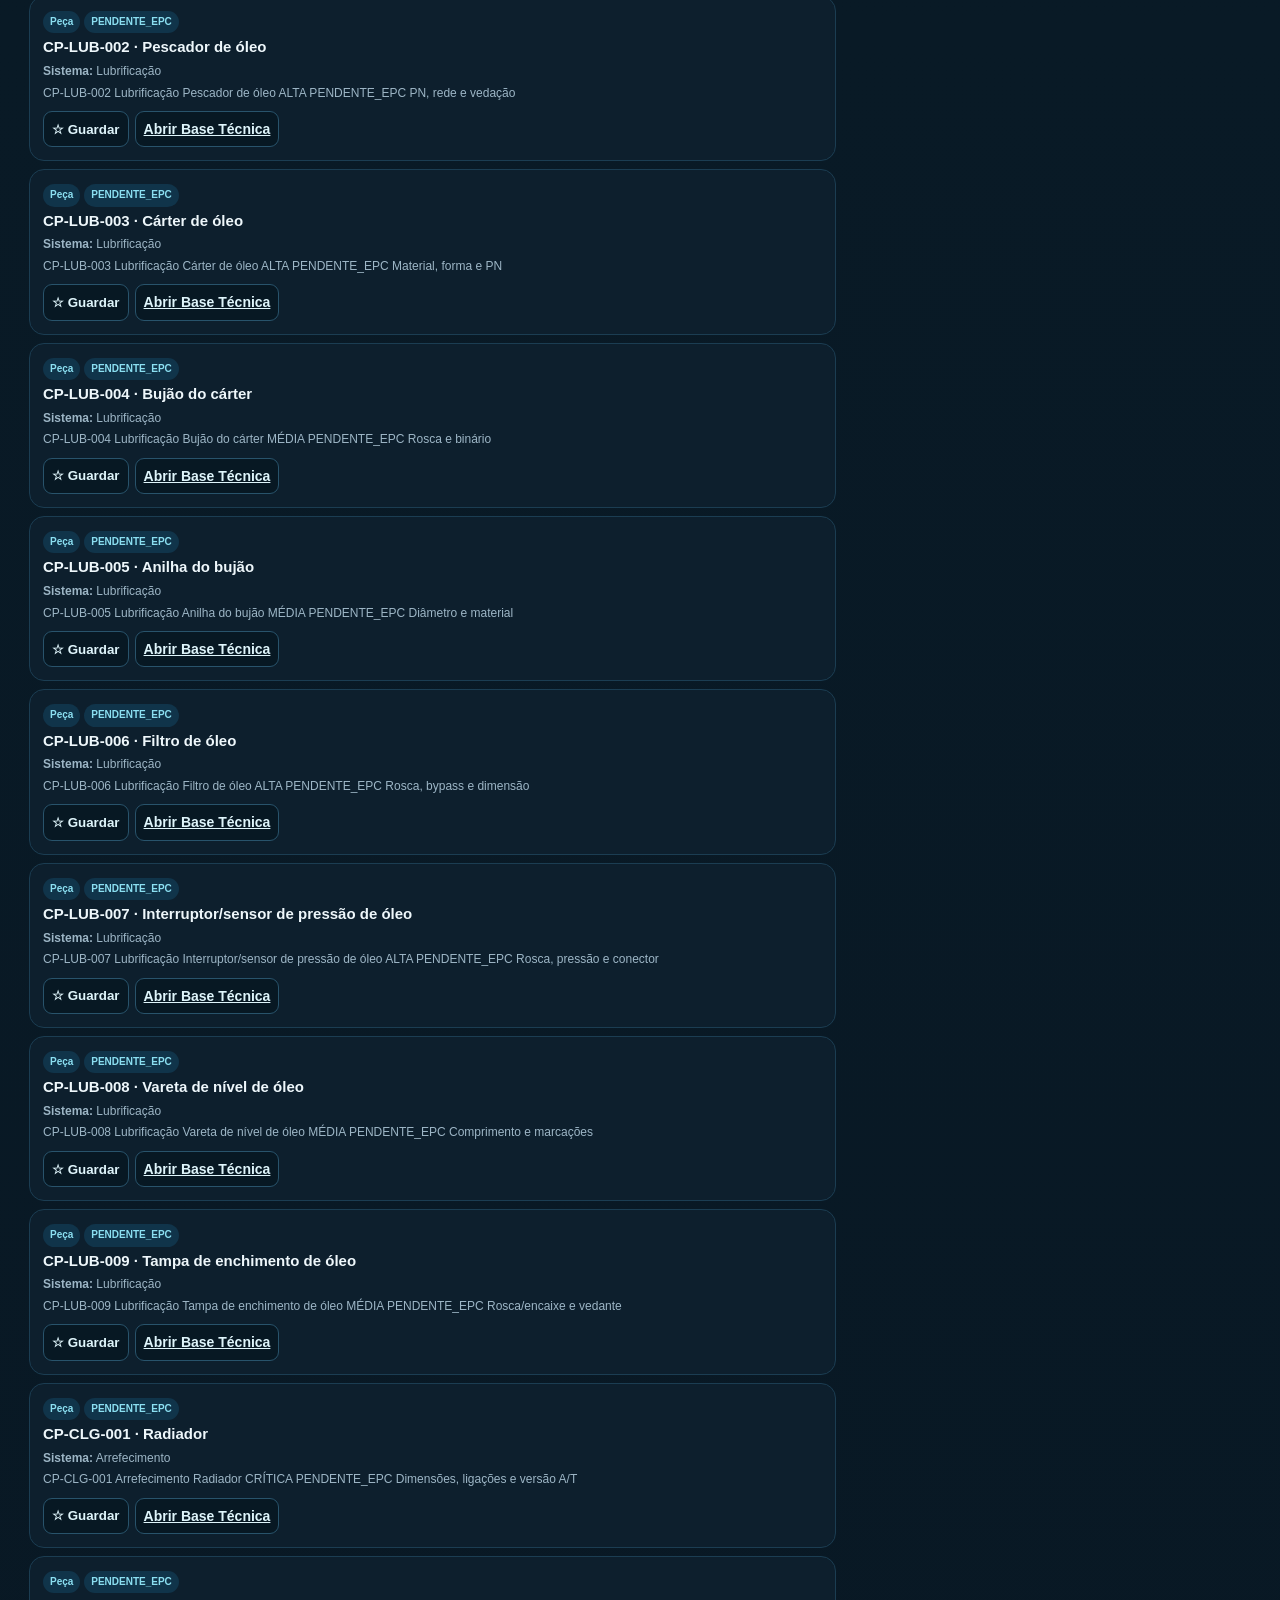
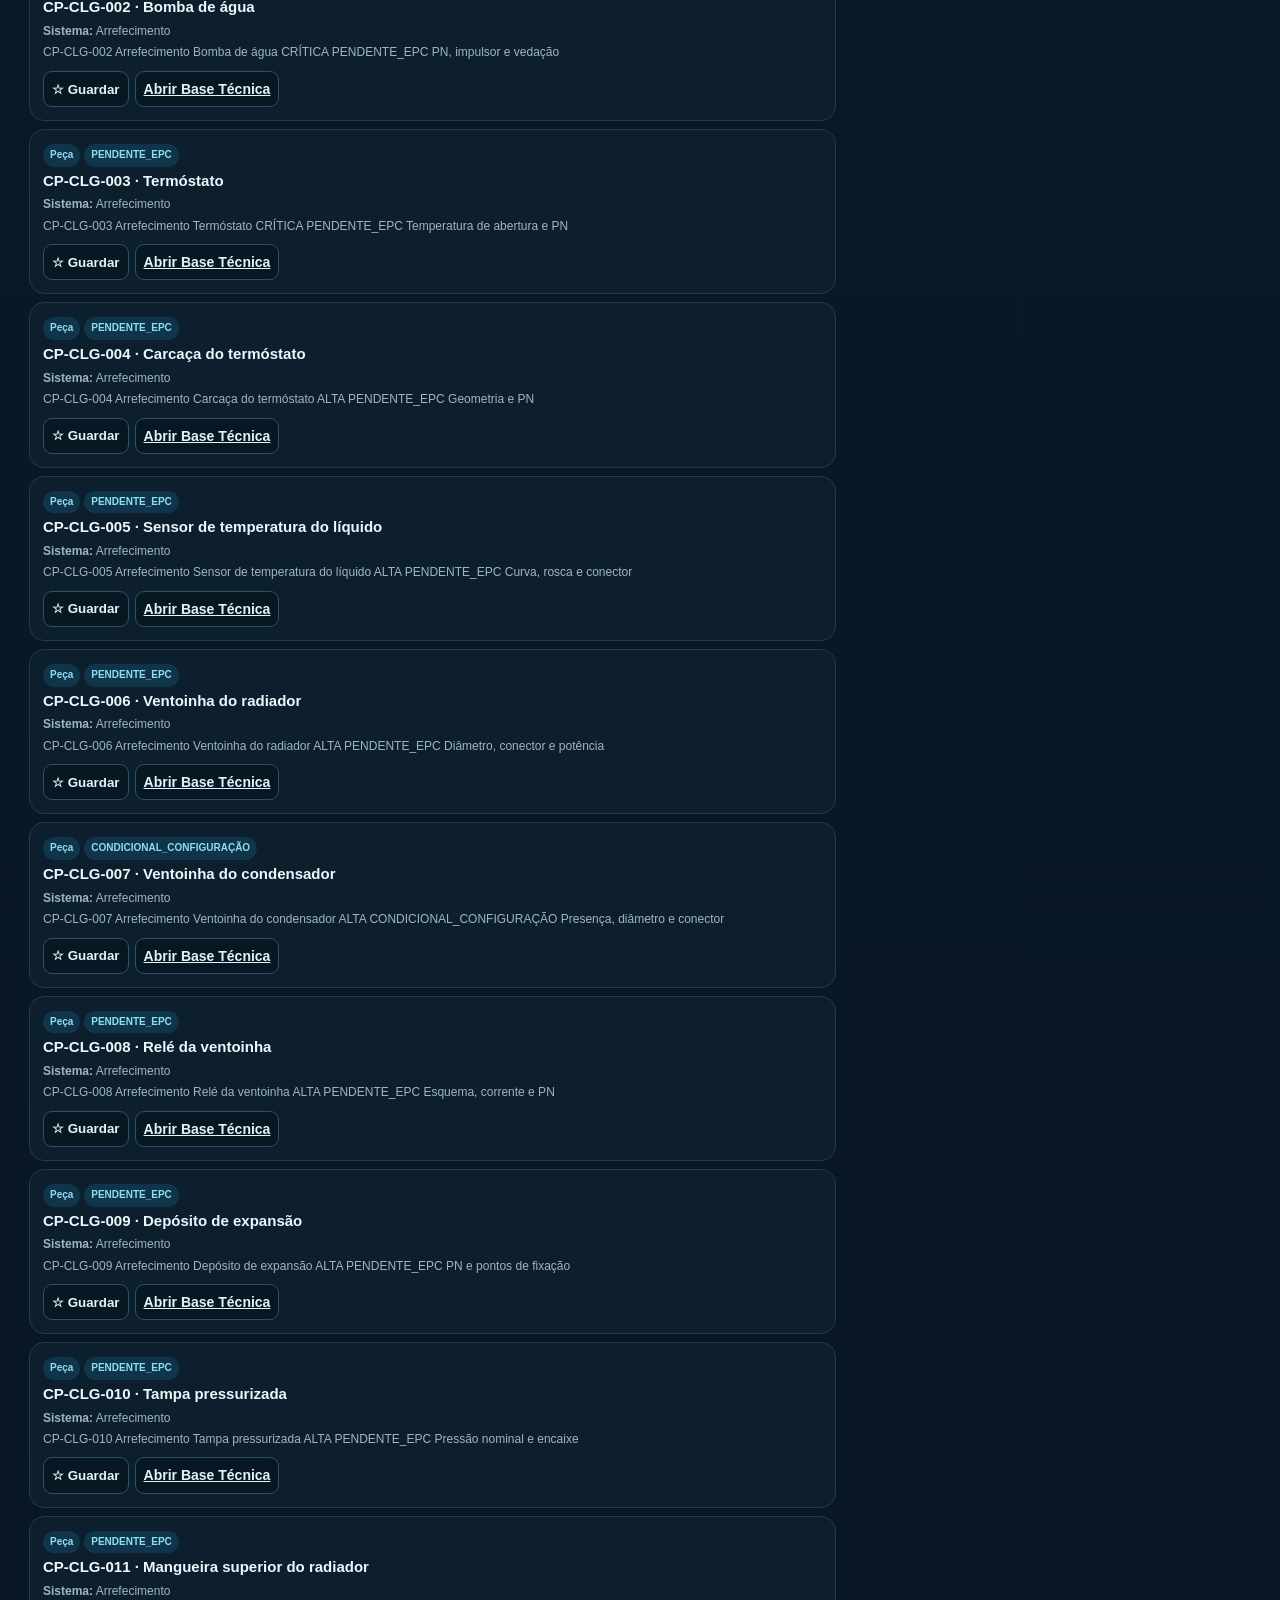
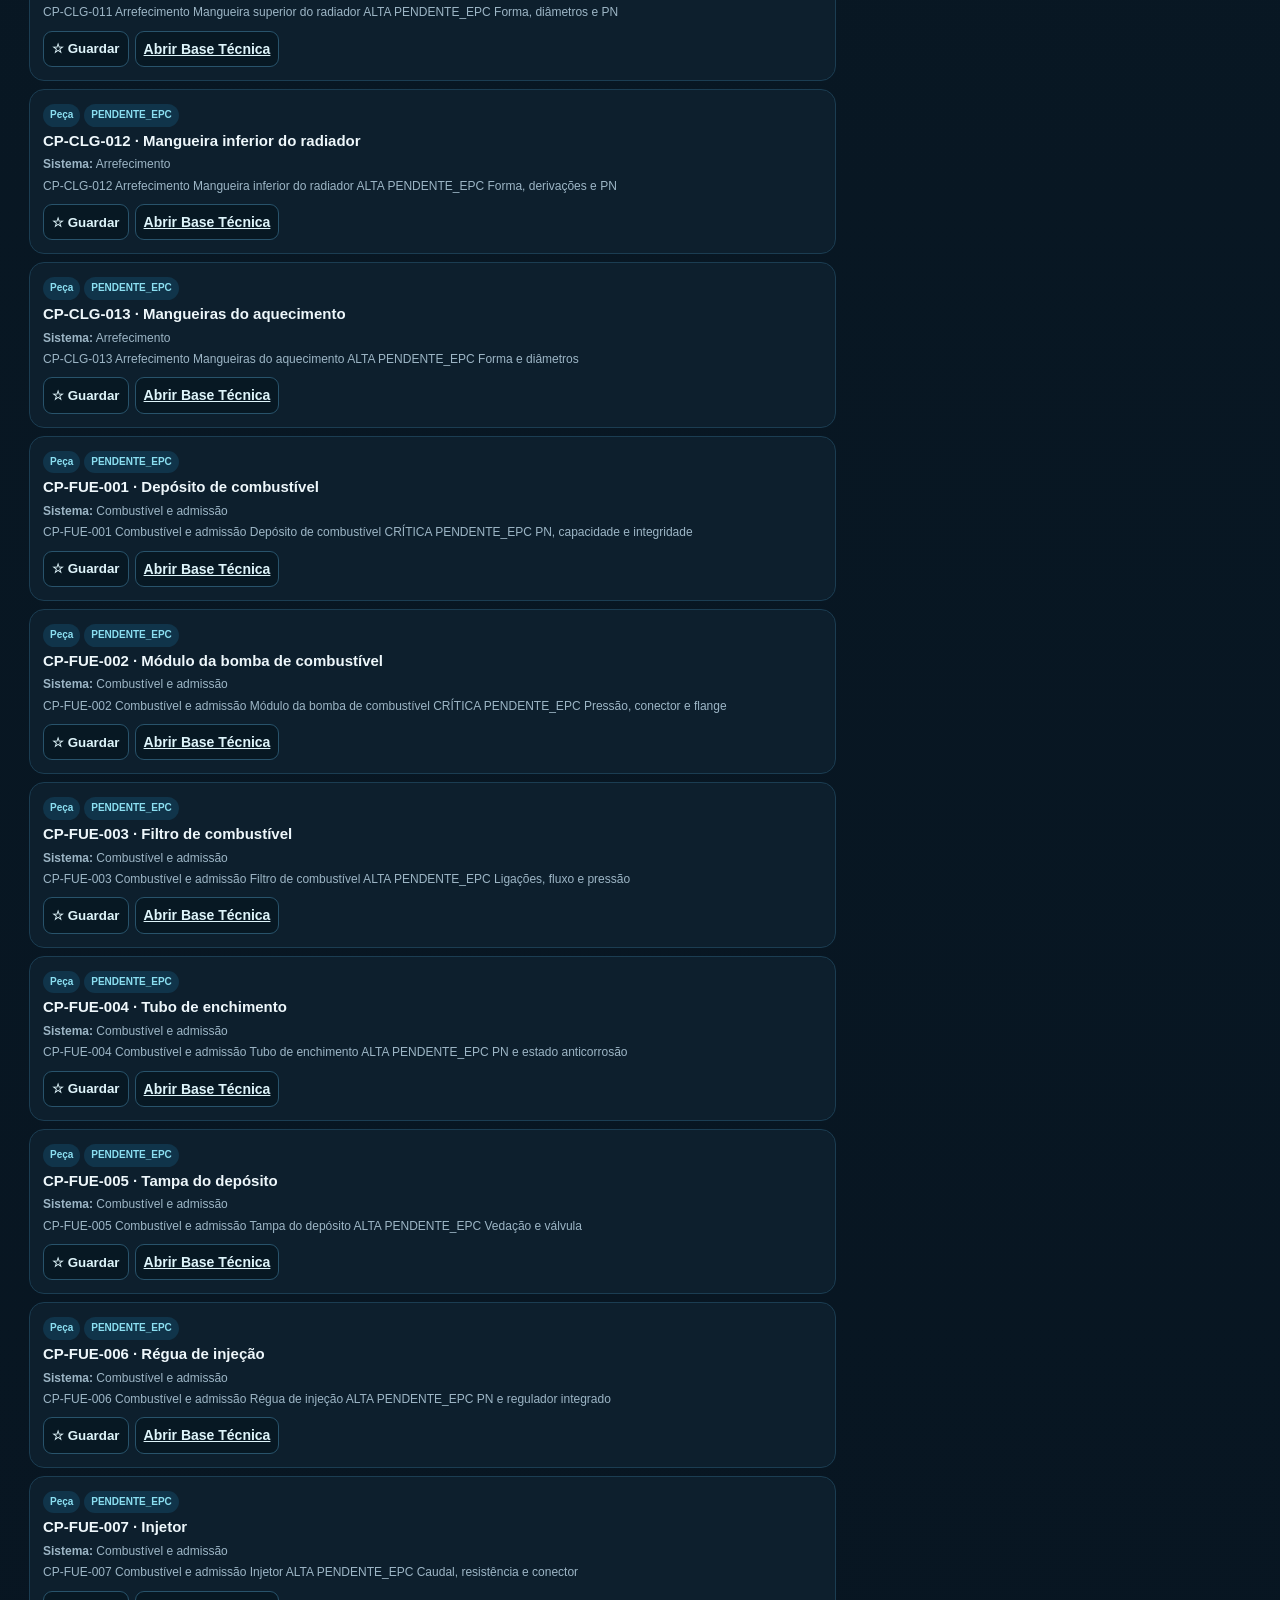
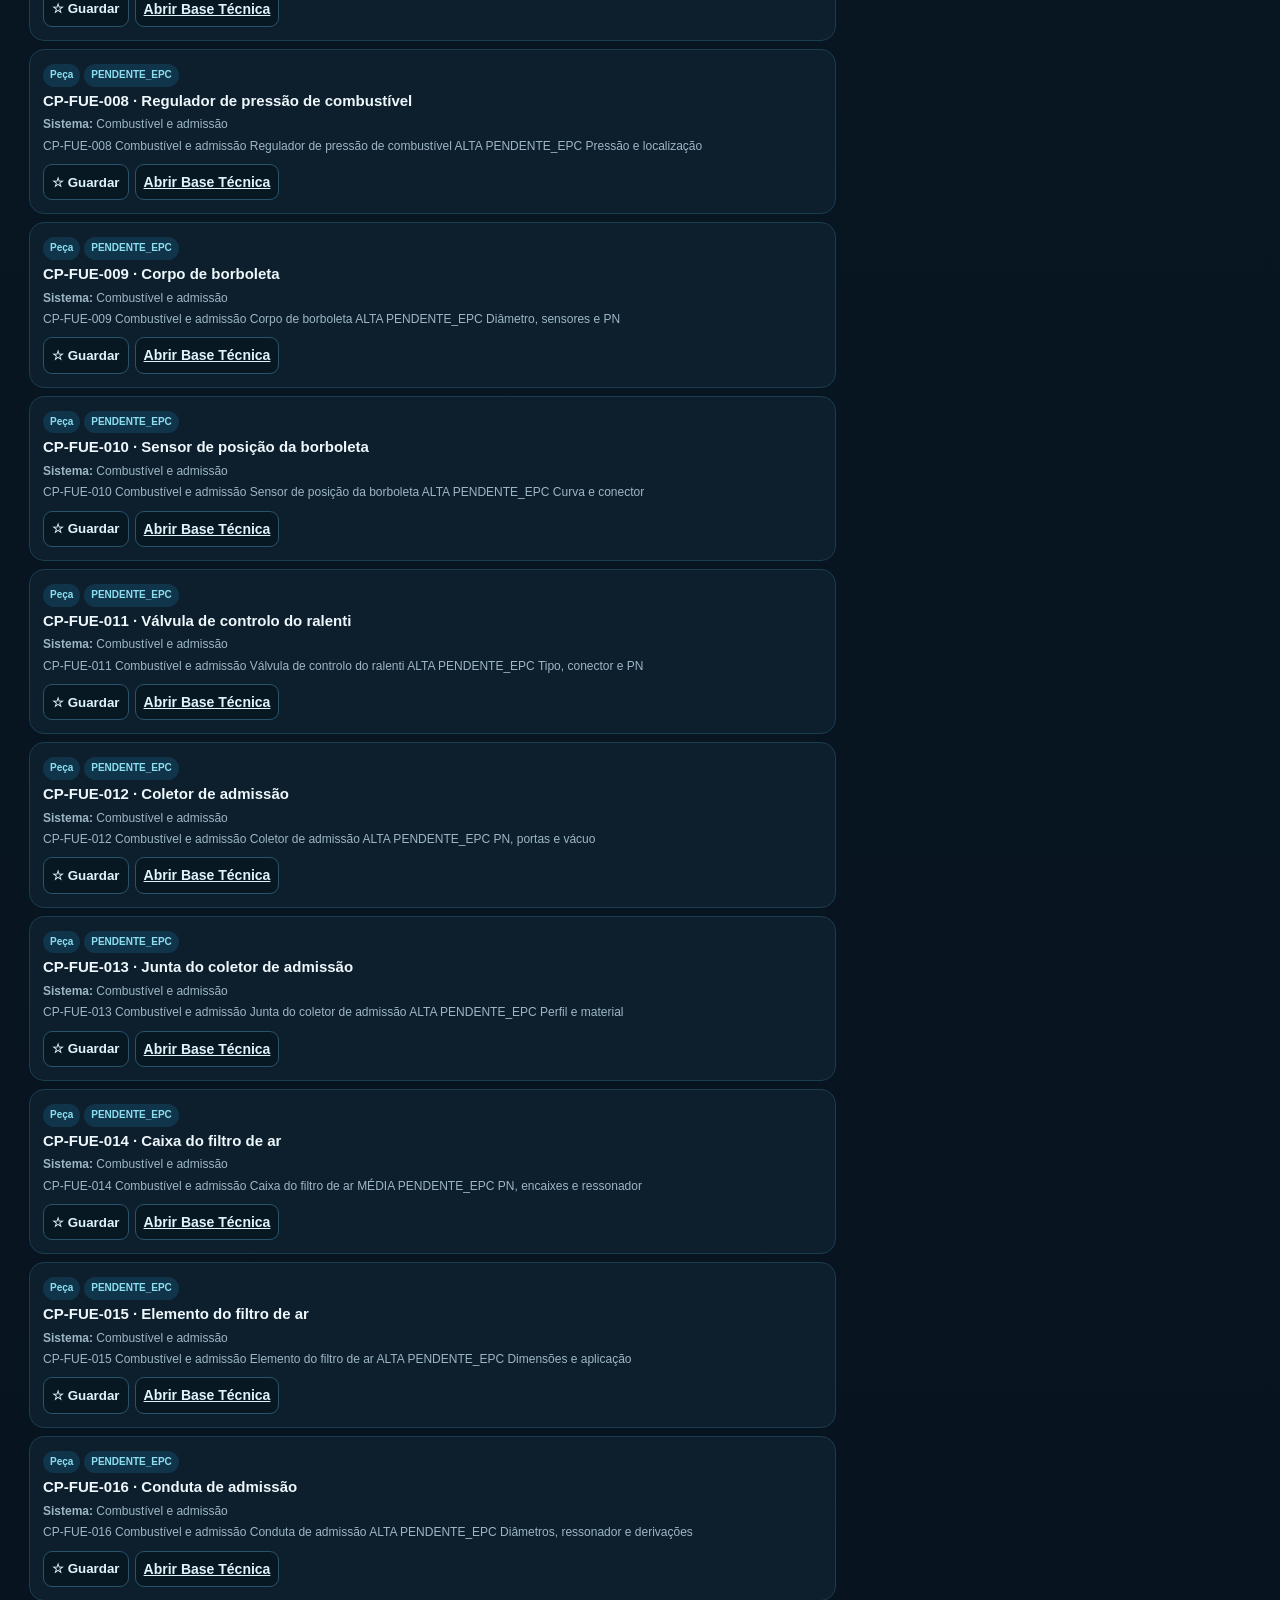
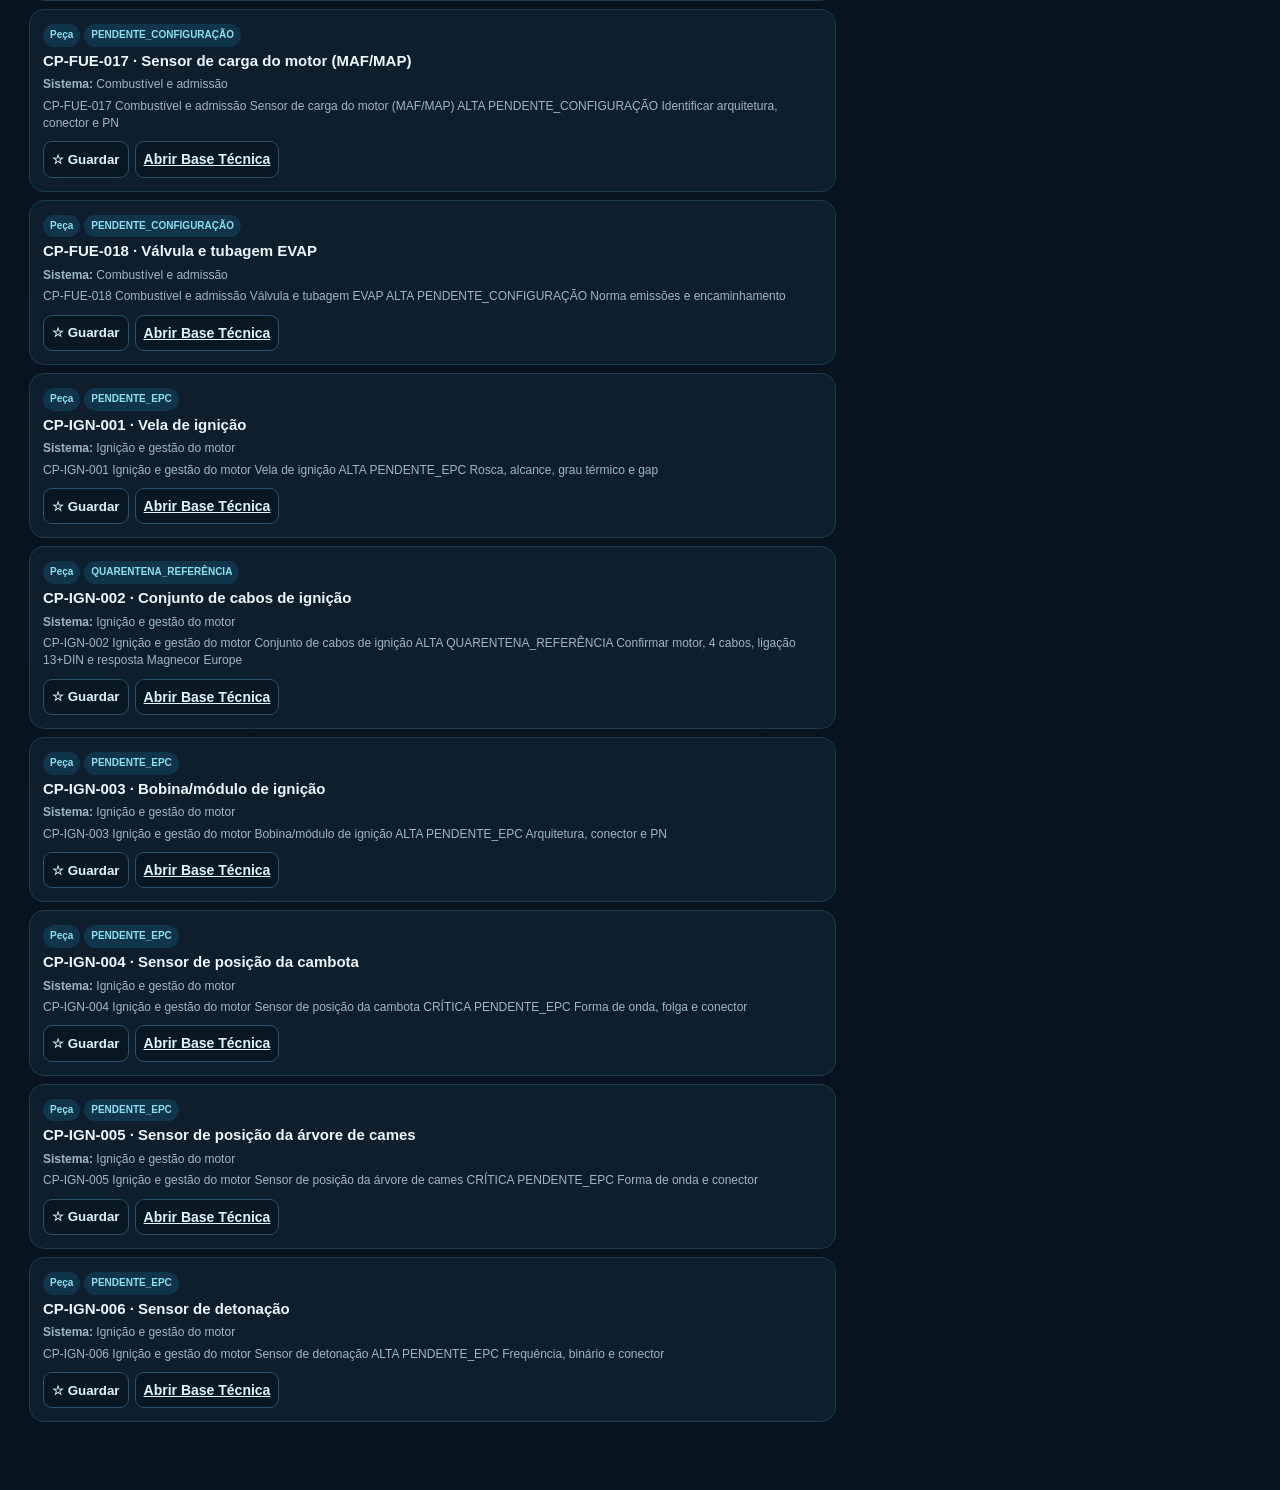
<file: cp/consulta.html>
<!doctype html><html lang="pt-PT"><head><meta charset="utf-8"><meta name="viewport" content="width=device-width,initial-scale=1,viewport-fit=cover"><meta name="theme-color" content="#07131f"><title>CP Consulta</title><style>:root{--bg:#07131f;--p:#0d1f2d;--line:#1b3d52;--txt:#eef7fb;--muted:#9db6c6;--c:#19b9d2;--g:#4bd08b;--a:#ffb020;--r:#ff6470}*{box-sizing:border-box}body{margin:0;background:linear-gradient(#06111a,#091a26 45%,#07131f);color:var(--txt);font:14px/1.45 -apple-system,BlinkMacSystemFont,"Segoe UI",Arial,sans-serif}.w{max-width:1250px;margin:auto;padding:0 14px 60px}.head{position:sticky;top:0;z-index:10;background:#07131ff2;backdrop-filter:blur(14px);border-bottom:1px solid #17374a;margin:0 -14px 14px;padding:10px 14px}.brand{display:flex;gap:12px;align-items:center}.logo{width:48px;height:48px;border-radius:14px;background:var(--c);color:#03131b;display:grid;place-items:center;font-weight:950;font-size:22px}.k{color:var(--c);font-weight:850;font-size:10px;letter-spacing:.11em;text-transform:uppercase}h1{font-size:20px;margin:3px 0}.m{color:var(--muted)}.nav{display:flex;gap:7px;overflow:auto;margin-top:9px}.btn{display:inline-block;border:1px solid #28536b;background:#0b2332;color:#dff5fb;text-decoration:none;border-radius:10px;padding:8px 10px;font-weight:800;white-space:nowrap}.btn.primary{background:var(--c);color:#03131b;border-color:var(--c)}.searchbox{background:linear-gradient(#0e2231,#0b1d2a);border:1px solid var(--line);border-radius:18px;padding:16px}.searchrow{display:flex;gap:8px;flex-wrap:wrap}.q{flex:1;min-width:240px;background:#071823;color:#fff;border:1px solid #285269;border-radius:12px;padding:13px 14px;font-size:16px}.sel{background:#071823;color:#fff;border:1px solid #285269;border-radius:12px;padding:12px;min-width:155px}.chips{display:flex;gap:6px;overflow:auto;margin-top:10px;padding-bottom:2px}.chip{border:1px solid #28536b;background:#0c2030;color:#d2e8f1;border-radius:999px;padding:7px 9px;font-weight:700;white-space:nowrap}.meta{display:flex;gap:8px;flex-wrap:wrap;margin:10px 0}.tag{display:inline-block;padding:4px 7px;border-radius:999px;font-size:10px;font-weight:850}.part{background:#10344a;color:#8bdff1}.fault{background:#452027;color:#ffb5bd}.ref{background:#3e2b0c;color:#ffd37f}.manual{background:#113a2c;color:#9af3c1}.source{background:#30234c;color:#cdb8ff}.task{background:#3b2636;color:#ffc0e2}.vehicle{background:#183c42;color:#a6eef2}.result{background:#0d1f2d;border:1px solid var(--line);border-radius:15px;padding:13px;margin:8px 0}.result h3{font-size:15px;margin:3px 0 5px}.result p{margin:4px 0}.small{font-size:12px;color:var(--muted)}.actions{display:flex;gap:6px;flex-wrap:wrap;margin-top:9px}.mini{border:1px solid #28536b;background:#071823;color:#dff5fb;border-radius:9px;padding:7px 8px;font-weight:750}.fav{background:#2d260d;color:#ffd56e}.section{margin-top:14px}.empty{padding:28px;text-align:center;color:var(--muted);background:#0b1d2a;border:1px dashed #28536b;border-radius:14px}.split{display:grid;grid-template-columns:2fr 1fr;gap:12px}.side{background:#0d1f2d;border:1px solid var(--line);border-radius:15px;padding:13px;height:max-content}.recent{padding:7px 0;border-bottom:1px solid #17374a;cursor:pointer}.recent:last-child{border-bottom:0}.count{font-weight:900;color:var(--c)}@media(max-width:840px){.split{grid-template-columns:1fr}.side{order:-1}}@media(max-width:560px){.w{padding:0 10px 40px}.head{margin:0 -10px 12px;padding:9px 10px}.q{min-width:100%}}</style><script src="data/core-a.js"></script><script src="data/p1.js"></script><script src="data/p2.js"></script><script src="data/p3.js"></script><script src="data/p4.js"></script><script src="data/p5.js"></script><script src="data/p6.js"></script><script src="data/p7.js"></script><script src="data/faults.js"></script><script src="data/tasks.js"></script><script src="data/sources.js"></script><script src="data/rules.js"></script></head><body><div class="w"><header class="head"><div class="brand"><div class="logo">CP</div><div><div class="k">Consulta técnica transversal · V1.2</div><h1>Hyundai Coupé RD 2.0 · Consulta CP</h1><div class="m">Pesquisa apenas a informação existente na base CP; não inventa compatibilidades.</div></div></div><div class="nav"><a class="btn" href="start.html">Início</a><a class="btn" href="index.html">Base Técnica</a><a class="btn" href="oficina.html">Oficina</a></div></header><section class="searchbox"><div class="searchrow"><input id="q" class="q" placeholder="Ex.: cabos ignição, misfire, FM-004, 40275, ABS, termóstato…" autocomplete="off"><select id="type" class="sel"><option value="">Tudo</option><option value="Peça">Peças</option><option value="Avaria">Avarias</option><option value="Referência">Referências</option><option value="Manual">Manuais</option><option value="Validação">Validações</option><option value="Fonte">Fontes</option><option value="Veículo">Veículo</option></select><select id="system" class="sel"><option value="">Todos os sistemas</option></select></div><div class="chips"><button class="chip" data-q="engasgos perda potência">Engasgos / potência</button><button class="chip" data-q="não pega arranque CKP CMP">Não pega</button><button class="chip" data-q="sobreaquecimento temperatura líquido">Sobreaquecimento</button><button class="chip" data-q="ABS sensor anel">ABS</button><button class="chip" data-q="ruído roda rolamento">Ruído de roda</button><button class="chip" data-q="SRS clock spring">Luz SRS</button><button class="chip" data-q="infiltração humidade vedantes">Infiltração</button><button class="chip" data-q="ar condicionado pouco frio">A/C</button></div><div class="meta"><span><span class="count" id="count">0</span> resultados</span><span class="m">· pesquisa por relevância, ID, texto, sistema e estado</span></div></section><div class="split"><main><div id="results" class="section"></div></main><aside class="side"><b>Favoritos</b><div id="favs" class="small" style="margin:8px 0 14px"></div><b>Consultas recentes</b><div id="recents" class="small" style="margin-top:8px"></div></aside></div></div><script>const C=window.CP_CORE||{};const norm=s=>String(s??'').normalize('NFD').replace(/[\u0300-\u036f]/g,'').toLowerCase();const esc=s=>String(s??'').replace(/[&<>\"]/g,c=>({'&':'&amp;','<':'&lt;','>':'&gt;','"':'&quot;'}[c]));const sysMap={ENG:'Motor — estrutura',TIM:'Distribuição',LUB:'Lubrificação',CLG:'Arrefecimento',FUE:'Combustível e admissão',IGN:'Ignição e gestão do motor',EXH:'Escape e emissões',TRN:'Transmissão e embraiagem',DRV:'Transmissão às rodas',SUS:'Suspensão',STR:'Direção',BRK:'Travagem',ELC:'Elétrica, carga e arranque',LGT:'Iluminação e sinalização',HVA:'Climatização e ventilação',BDY:'Carroçaria e exterior',GLS:'Vidros, limpeza e vedação',INT:'Interior e comandos',SRS:'Retenção e segurança passiva',SRV:'Manutenção, consumíveis e fixação'};let docs=[];function add(type,id,title,text,system,status,raw){docs.push({type,id:String(id||''),title:String(title||''),text:String(text||''),system:String(system||''),status:String(status||''),raw})}const PF=window.CP_PARTS_FIELDS||[];(window.CP_PARTS||[]).forEach(r=>{let o=Object.fromEntries(PF.map((f,i)=>[f,r[i]]));add('Peça',o.ID||r[0],o['Peça']||o['Designação']||r[2],r.join(' '),o.Sistema||r[1],o.Estado||r[4],o)});(window.CP_FAULTS||[]).forEach(r=>add('Avaria',r[0],r[2],r.slice(3).join(' '),r[1],r[5],r));(C.refs||[]).forEach(o=>add('Referência',o.ID,o.Marca+' '+o.PN,(o['Aplicação do catálogo']||'')+' '+(o.Nota||''),o['Part ID']||'',o.Estado,o));(C.manuals||[]).forEach(o=>add('Manual',o.Manual_ID,o.Título,(o['Pré-requisitos']||'')+' '+(o.Ferramentas||'')+' '+(o.Peças||''),o.Sistema,o.Estado,o));const TF=window.CP_TASKS_FIELDS||[];(window.CP_TASKS||[]).forEach(r=>{let o=Object.fromEntries(TF.map((f,i)=>[f,r[i]]));add('Validação',r[0],r[1]||'Tarefa de validação',r.join(' '),r[4]||'',r[3]||'',o)});const SF=window.CP_SOURCES_FIELDS||[];(window.CP_SOURCES||[]).forEach(r=>{let o=Object.fromEntries(SF.map((f,i)=>[f,r[i]]));add('Fonte',r[0],r[1]||r[2]||'Fonte técnica',r.join(' '),'',r[3]||'',o)});(C.vehicle||[]).forEach(o=>add('Veículo',o.Campo,o.Campo,String(o.Valor||'')+' '+String(o['Evidência / nota']||''),'',o.Estado,o));Object.entries(sysMap).forEach(([k,v])=>system.insertAdjacentHTML('beforeend',`<option value="${k}">${esc(k+' · '+v)}</option>`));const key=d=>d.type+'|'+d.id;let favorites=JSON.parse(localStorage.getItem('cp_favs')||'[]');let recent=JSON.parse(localStorage.getItem('cp_recent')||'[]');function save(){localStorage.setItem('cp_favs',JSON.stringify(favorites));localStorage.setItem('cp_recent',JSON.stringify(recent))}function score(d,toks,phrase){let hay=norm([d.id,d.title,d.text,d.system,d.status,sysMap[d.system]||''].join(' '));let s=0;if(phrase&&hay.includes(phrase))s+=25;if(norm(d.id)===phrase)s+=80;if(norm(d.title)===phrase)s+=60;toks.forEach(t=>{if(norm(d.id).includes(t))s+=18;if(norm(d.title).includes(t))s+=10;if(norm(d.system).includes(t)||norm(sysMap[d.system]||'').includes(t))s+=6;if(norm(d.status).includes(t))s+=3;if(hay.includes(t))s+=2});return s}function tagClass(t){return {Peça:'part',Avaria:'fault','Referência':'ref',Manual:'manual','Fonte':'source','Validação':'task','Veículo':'vehicle'}[t]||'part'}function renderCard(d){let fav=favorites.includes(key(d));let detail='';if(d.type==='Avaria'&&Array.isArray(d.raw))detail=`<p><b>Sintomas:</b> ${esc(d.raw[3])}</p><p><b>Diagnóstico:</b> ${esc(d.raw[6])}</p>`;else if(d.type==='Referência')detail=`<p>${esc(d.raw['Aplicação do catálogo']||'')}</p><p class="small">${esc(d.raw.Nota||'')}</p>`;else if(d.type==='Peça')detail=`<p class="small">${esc(d.text.slice(0,320))}</p>`;else detail=`<p class="small">${esc(d.text.slice(0,360))}</p>`;return `<article class="result"><span class="tag ${tagClass(d.type)}">${esc(d.type)}</span> ${d.status?`<span class="tag part">${esc(d.status)}</span>`:''}<h3>${esc(d.id)} · ${esc(d.title)}</h3>${d.system?`<p class="small"><b>Sistema:</b> ${esc(d.system)} ${sysMap[d.system]?`· ${esc(sysMap[d.system])}`:''}</p>`:''}${detail}<div class="actions"><button class="mini ${fav?'fav':''}" onclick="toggleFav('${esc(key(d))}')">${fav?'★ Favorito':'☆ Guardar'}</button>${d.type==='Avaria'?`<a class="mini" href="oficina.html">Abrir Oficina</a>`:''}${d.type==='Peça'||d.type==='Referência'?`<a class="mini" href="index.html">Abrir Base Técnica</a>`:''}</div></article>`}function doSearch(push=true){let phrase=norm(q.value.trim()),toks=phrase.split(/\s+/).filter(Boolean),ty=type.value,sy=system.value;let r=docs.filter(d=>(!ty||d.type===ty)&&(!sy||d.system===sy));if(phrase)r=r.map(d=>[d,score(d,toks,phrase)]).filter(x=>x[1]>0).sort((a,b)=>b[1]-a[1]).map(x=>x[0]);else r=r.slice(0,80);count.textContent=r.length;results.innerHTML=r.length?r.slice(0,120).map(renderCard).join(''):`<div class="empty">Sem resultados na base CP para esta consulta. Isto significa apenas que a informação ainda não está registada; não é uma conclusão técnica.</div>`;if(push&&phrase){recent=[q.value.trim(),...recent.filter(x=>x!==q.value.trim())].slice(0,8);save();renderSide()}}function toggleFav(k){favorites=favorites.includes(k)?favorites.filter(x=>x!==k):[...favorites,k];save();doSearch(false);renderSide()}window.toggleFav=toggleFav;function renderSide(){favs.innerHTML=favorites.length?favorites.map(k=>{let d=docs.find(x=>key(x)===k);return d?`<div class="recent" onclick="q.value='${esc(d.id)}';doSearch(false)">★ ${esc(d.id)} · ${esc(d.title)}</div>`:''}).join(''):'Ainda sem favoritos.';recents.innerHTML=recent.length?recent.map(x=>`<div class="recent" onclick="q.value='${esc(x)}';doSearch(false)">${esc(x)}</div>`).join(''):'Ainda sem consultas.'}q.addEventListener('input',()=>doSearch(false));q.addEventListener('change',()=>doSearch(true));type.onchange=()=>doSearch(false);system.onchange=()=>doSearch(false);document.querySelectorAll('.chip').forEach(b=>b.onclick=()=>{q.value=b.dataset.q;doSearch(true)});renderSide();doSearch(false);</script></body></html>
</file>
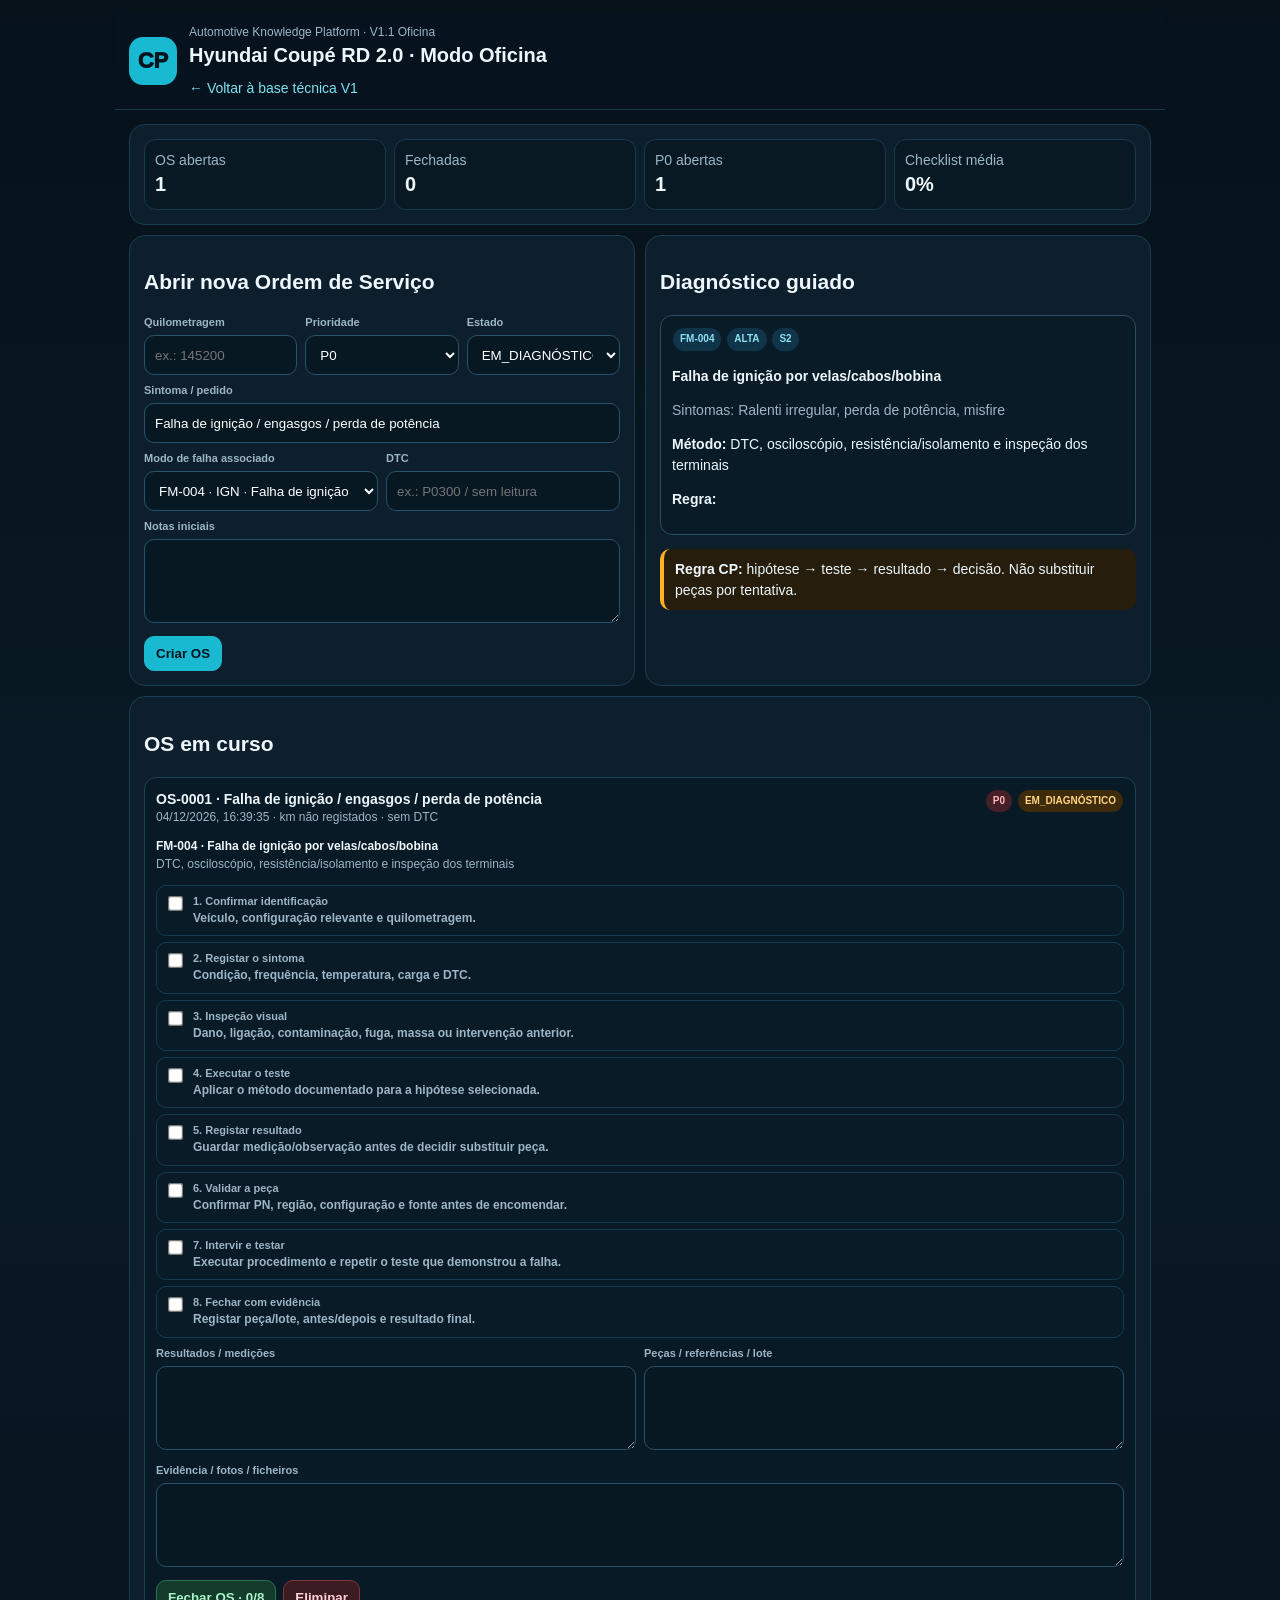
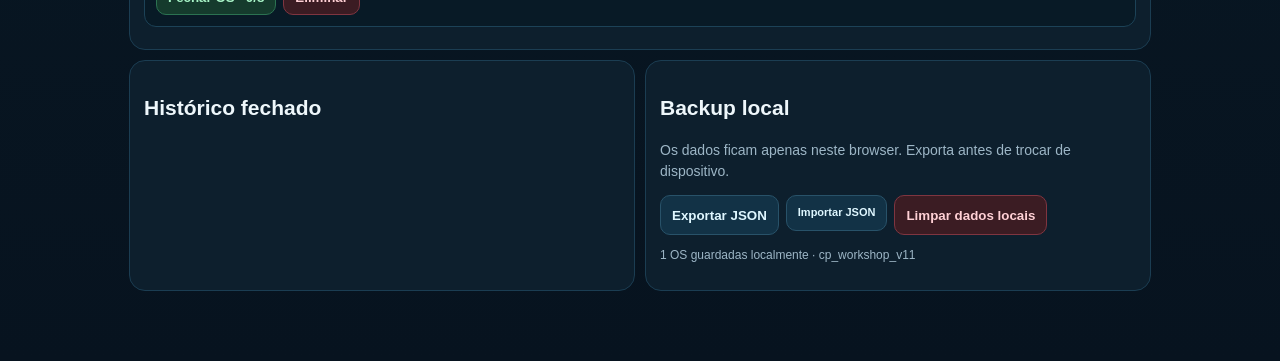
<file: cp/oficina.html>
<!doctype html><html lang="pt-PT"><head><meta charset="utf-8"><meta name="viewport" content="width=device-width,initial-scale=1,viewport-fit=cover"><meta name="theme-color" content="#07131f"><title>CP Oficina · V1.1</title><style>:root{--b:#07131f;--p:#0d1f2d;--l:#1b3d52;--t:#eef7fb;--m:#9db6c6;--c:#19b9d2;--a:#ffb020;--r:#ff6470;--g:#4bd08b}*{box-sizing:border-box}body{margin:0;background:linear-gradient(#06111a,#091a26 45%,#07131f);color:var(--t);font:14px/1.45 -apple-system,BlinkMacSystemFont,"Segoe UI",Arial,sans-serif}.w{max-width:1050px;margin:auto;padding:14px 14px 70px}.top{position:sticky;top:0;z-index:10;background:#07131ff2;backdrop-filter:blur(12px);border-bottom:1px solid #17374a;margin:0 -14px 14px;padding:10px 14px}.brand{display:flex;gap:12px;align-items:center}.logo{width:48px;height:48px;border-radius:14px;background:var(--c);color:#03131b;display:grid;place-items:center;font-weight:950;font-size:22px}h1{font-size:20px;margin:0}.sub,.m{color:var(--m)}.grid{display:grid;grid-template-columns:repeat(12,1fr);gap:10px}.card{grid-column:span 12;background:#0d1f2d;border:1px solid var(--l);border-radius:16px;padding:14px}.c6{grid-column:span 6}.stats{display:grid;grid-template-columns:repeat(4,1fr);gap:8px}.stat{background:#081923;border:1px solid #173a4e;border-radius:12px;padding:10px}.stat b{display:block;font-size:20px}.form{display:grid;grid-template-columns:repeat(12,1fr);gap:8px}.f12{grid-column:span 12}.f6{grid-column:span 6}.f4{grid-column:span 4}label{display:block;color:var(--m);font-size:11px;font-weight:750;margin-bottom:4px}.in,.sel,.ta{width:100%;background:#071823;color:#fff;border:1px solid #285269;border-radius:10px;padding:9px 10px;min-height:40px}.ta{min-height:84px;resize:vertical}.btn{border:1px solid #285269;background:#123246;color:#dff7ff;border-radius:10px;padding:9px 11px;font-weight:800;cursor:pointer}.btn.primary{background:var(--c);color:#03131b;border-color:var(--c)}.btn.green{background:#153b2d;color:#a8f4c7;border-color:#2b7251}.btn.red{background:#3b1c23;color:#ffd0d5;border-color:#7f3540}.tag{display:inline-block;padding:4px 7px;border-radius:99px;font-size:10px;font-weight:850;margin:1px}.warn{background:#3e2b0c;color:#ffd37f}.bad{background:#452027;color:#ffb5bd}.info{background:#10344a;color:#8bdff1}.ok{background:#113a2c;color:#9af3c1}.os{border:1px solid #1c4257;background:#081a26;border-radius:12px;padding:11px;margin:8px 0}.osh{display:flex;justify-content:space-between;gap:8px}.check{display:flex;gap:8px;align-items:flex-start;border:1px solid #173b4e;background:#091b27;border-radius:10px;padding:8px;margin:6px 0}.check input{margin-top:3px;transform:scale(1.15)}.diag{border:1px solid #274d63;background:#081b27;border-radius:12px;padding:11px}.actions{display:flex;gap:7px;flex-wrap:wrap;margin-top:8px}a{color:#7ce2f0;text-decoration:none}.mini{font-size:12px}.back{display:inline-block;margin-top:8px}.notice{padding:10px 11px;border-left:4px solid var(--a);background:#261d0c;border-radius:10px}.hist{display:grid;grid-template-columns:120px 100px 1fr 120px;gap:8px;padding:8px 0;border-bottom:1px solid #16384b}@media(max-width:760px){.c6,.f6,.f4{grid-column:span 12}.stats{grid-template-columns:repeat(2,1fr)}.osh{display:block}.hist{grid-template-columns:1fr}}</style><script src="data/faults.js"></script></head><body><div class="w"><header class="top"><div class="brand"><div class="logo">CP</div><div><div class="m mini">Automotive Knowledge Platform · V1.1 Oficina</div><h1>Hyundai Coupé RD 2.0 · Modo Oficina</h1><a class="back" href="index.html">← Voltar à base técnica V1</a></div></div></header><div class="grid"><section class="card"><div class="stats" id="kpis"></div></section><section class="card c6"><h2>Abrir nova Ordem de Serviço</h2><form id="form" class="form"><div class="f4"><label>Quilometragem</label><input id="km" class="in" inputmode="numeric" placeholder="ex.: 145200"></div><div class="f4"><label>Prioridade</label><select id="pri" class="sel"><option selected>P0</option><option>P1</option><option>P2</option><option>P3</option></select></div><div class="f4"><label>Estado</label><select id="sta" class="sel"><option>ABERTA</option><option selected>EM_DIAGNÓSTICO</option><option>AGUARDA_PEÇA</option></select></div><div class="f12"><label>Sintoma / pedido</label><input id="sym" class="in" required value="Falha de ignição / engasgos / perda de potência"></div><div class="f6"><label>Modo de falha associado</label><select id="fault" class="sel"></select></div><div class="f6"><label>DTC</label><input id="dtc" class="in" placeholder="ex.: P0300 / sem leitura"></div><div class="f12"><label>Notas iniciais</label><textarea id="notes" class="ta"></textarea></div><div class="f12"><button class="btn primary">Criar OS</button></div></form></section><section class="card c6"><h2>Diagnóstico guiado</h2><div id="diag" class="diag"></div><p class="notice"><b>Regra CP:</b> hipótese → teste → resultado → decisão. Não substituir peças por tentativa.</p></section><section class="card"><h2>OS em curso</h2><div id="active"></div></section><section class="card c6"><h2>Histórico fechado</h2><div id="history"></div></section><section class="card c6"><h2>Backup local</h2><p class="m">Os dados ficam apenas neste browser. Exporta antes de trocar de dispositivo.</p><div class="actions"><button class="btn" onclick="exp()">Exportar JSON</button><label class="btn">Importar JSON<input type="file" accept="application/json" hidden onchange="imp(this)"></label><button class="btn red" onclick="resetAll()">Limpar dados locais</button></div><p id="storage" class="m mini"></p></section></div></div><script>const FIELDS=window.CP_FAULTS_FIELDS||[],ROWS=window.CP_FAULTS||[];const F=ROWS.map(r=>Object.fromEntries(FIELDS.map((k,i)=>[k,r[i]])));const KEY='cp_workshop_v11';const STEPS=[['Confirmar identificação','Veículo, configuração relevante e quilometragem.'],['Registar o sintoma','Condição, frequência, temperatura, carga e DTC.'],['Inspeção visual','Dano, ligação, contaminação, fuga, massa ou intervenção anterior.'],['Executar o teste','Aplicar o método documentado para a hipótese selecionada.'],['Registar resultado','Guardar medição/observação antes de decidir substituir peça.'],['Validar a peça','Confirmar PN, região, configuração e fonte antes de encomendar.'],['Intervir e testar','Executar procedimento e repetir o teste que demonstrou a falha.'],['Fechar com evidência','Registar peça/lote, antes/depois e resultado final.']];const X=v=>String(v??'').replace(/[&<>\"]/g,c=>({'&':'&amp;','<':'&lt;','>':'&gt;','"':'&quot;'}[c]));function badge(v){v=String(v||'');let c=/FECH|CONFIRM/.test(v)?'ok':/P0|CRÍT|S3/.test(v)?'bad':/PEND|AGUARDA|ABERTA|DIAGN/.test(v)?'warn':'info';return `<span class="tag ${c}">${X(v)}</span>`}function load(){try{return JSON.parse(localStorage.getItem(KEY)||'null')||{orders:[],seq:1}}catch(e){return{orders:[],seq:1}}}let S=load();function save(){localStorage.setItem(KEY,JSON.stringify(S));render()}function getF(id){return F.find(x=>x.ID===id)}function seed(){if(!S.orders.length){S.orders.push({id:'OS-0001',created:new Date().toISOString(),closed:null,km:'',priority:'P0',status:'EM_DIAGNÓSTICO',symptom:'Falha de ignição / engasgos / perda de potência',faultId:F.some(x=>x.ID==='FM-004')?'FM-004':(F[0]?.ID||''),dtc:'',notes:'OS inicial criada a partir do foco técnico atual do projeto CP.',checks:Array(8).fill(false),results:'',parts:'',evidence:''});S.seq=2;localStorage.setItem(KEY,JSON.stringify(S))}}function fillFault(){fault.innerHTML=F.map(x=>`<option value="${X(x.ID)}">${X(x.ID)} · ${X(x.Sistema)} · ${X(x['Modo de falha'])}</option>`).join('');if(F.some(x=>x.ID==='FM-004'))fault.value='FM-004';fault.onchange=diagView;diagView()}function diagView(){const f=getF(fault.value);diag.innerHTML=f?`<div>${badge(f.ID)} ${badge(f.Criticidade)} ${badge(f.Segurança)}</div><p><b>${X(f['Modo de falha'])}</b></p><p class="m">Sintomas: ${X(f.Sintomas)}</p><p><b>Método:</b> ${X(f['Método de diagnóstico'])}</p><p><b>Regra:</b> ${X(f['Regra de decisão'])}</p>`:'<span class="m">Sem modo de falha.</span>'}form.onsubmit=e=>{e.preventDefault();let id='OS-'+String(S.seq||1).padStart(4,'0');S.seq=(S.seq||1)+1;S.orders.unshift({id,created:new Date().toISOString(),closed:null,km:km.value.trim(),priority:pri.value,status:sta.value,symptom:sym.value.trim(),faultId:fault.value,dtc:dtc.value.trim(),notes:notes.value.trim(),checks:Array(8).fill(false),results:'',parts:'',evidence:''});form.reset();pri.value='P0';sta.value='EM_DIAGNÓSTICO';sym.value='Falha de ignição / engasgos / perda de potência';if(F.some(x=>x.ID==='FM-004'))fault.value='FM-004';diagView();save()};function tog(id,i){let o=S.orders.find(x=>x.id===id);if(!o)return;o.checks[i]=!o.checks[i];save()}function fld(id,k,v){let o=S.orders.find(x=>x.id===id);if(!o)return;o[k]=v;localStorage.setItem(KEY,JSON.stringify(S))}function closeOS(id){let o=S.orders.find(x=>x.id===id);if(!o)return;let n=o.checks.filter(Boolean).length;if(n<8&&!confirm(`Checklist ${n}/8. Fechar mesmo assim?`))return;o.status='FECHADA';o.closed=new Date().toISOString();save()}function reopen(id){let o=S.orders.find(x=>x.id===id);if(!o)return;o.status='EM_DIAGNÓSTICO';o.closed=null;save()}function del(id){if(!confirm('Eliminar esta OS local?'))return;S.orders=S.orders.filter(x=>x.id!==id);save()}function card(o){let f=getF(o.faultId),n=o.checks.filter(Boolean).length;return `<div class="os"><div class="osh"><div><b>${X(o.id)} · ${X(o.symptom)}</b><div class="m mini">${new Date(o.created).toLocaleString('pt-PT')} · ${X(o.km||'km não registados')} · ${X(o.dtc||'sem DTC')}</div></div><div>${badge(o.priority)} ${badge(o.status)}</div></div>${f?`<p class="mini"><b>${X(f.ID)} · ${X(f['Modo de falha'])}</b><br><span class="m">${X(f['Método de diagnóstico'])}</span></p>`:''}${STEPS.map((s,i)=>`<label class="check"><input type="checkbox" ${o.checks[i]?'checked':''} onchange="tog('${o.id}',${i})"><span><b>${i+1}. ${X(s[0])}</b><br><span class="m mini">${X(s[1])}</span></span></label>`).join('')}<div class="form" style="margin-top:8px"><div class="f6"><label>Resultados / medições</label><textarea class="ta" onchange="fld('${o.id}','results',this.value)">${X(o.results)}</textarea></div><div class="f6"><label>Peças / referências / lote</label><textarea class="ta" onchange="fld('${o.id}','parts',this.value)">${X(o.parts)}</textarea></div><div class="f12"><label>Evidência / fotos / ficheiros</label><textarea class="ta" onchange="fld('${o.id}','evidence',this.value)">${X(o.evidence)}</textarea></div></div><div class="actions"><button class="btn green" onclick="closeOS('${o.id}')">Fechar OS · ${n}/8</button><button class="btn red" onclick="del('${o.id}')">Eliminar</button></div></div>`}function render(){let op=S.orders.filter(x=>x.status!=='FECHADA'),cl=S.orders.filter(x=>x.status==='FECHADA');kpis.innerHTML=[['OS abertas',op.length],['Fechadas',cl.length],['P0 abertas',op.filter(x=>x.priority==='P0').length],['Checklist média',op.length?Math.round(op.reduce((a,o)=>a+o.checks.filter(Boolean).length/8,0)/op.length*100)+'%':'-']].map(x=>`<div class="stat"><span class="m">${x[0]}</span><b>${x[1]}</b></div>`).join('');active.innerHTML=op.length?op.map(card).join(''):'<div class="notice"><b>Sem OS abertas.</b></div>';history.innerHTML=cl.length?cl.map(o=>`<div class="hist"><b>${X(o.id)}</b><span>${X(o.km||'-')} km</span><span><b>${X(o.symptom)}</b><br><span class="m mini">${X(o.results||'sem resultado')}</span></span><span>${new Date(o.closed).toLocaleDateString('pt-PT')}<br><button class="btn" onclick="reopen('${o.id}')">Reabrir</button></span></div>`).join(''):'<span class="m">Ainda sem intervenções fechadas.</span>';storage.textContent=`${S.orders.length} OS guardadas localmente · ${KEY}`}function exp(){let b=new Blob([JSON.stringify({schema:'CP_WORKSHOP_V1.1',exported:new Date().toISOString(),data:S},null,2)],{type:'application/json'}),a=document.createElement('a');a.href=URL.createObjectURL(b);a.download='CP_Oficina_Backup_'+new Date().toISOString().slice(0,10)+'.json';a.click();setTimeout(()=>URL.revokeObjectURL(a.href),1000)}function imp(inp){let f=inp.files?.[0];if(!f)return;let r=new FileReader();r.onload=()=>{try{let j=JSON.parse(r.result),d=j.data||j;if(!Array.isArray(d.orders))throw 0;if(confirm(`Importar ${d.orders.length} OS?`)){S=d;save()}}catch(e){alert('Backup CP inválido.')}inp.value=''};r.readAsText(f)}function resetAll(){if(!confirm('Apagar todas as OS deste browser?'))return;S={orders:[],seq:1};localStorage.removeItem(KEY);render()}seed();fillFault();render();</script></body></html>
</file>
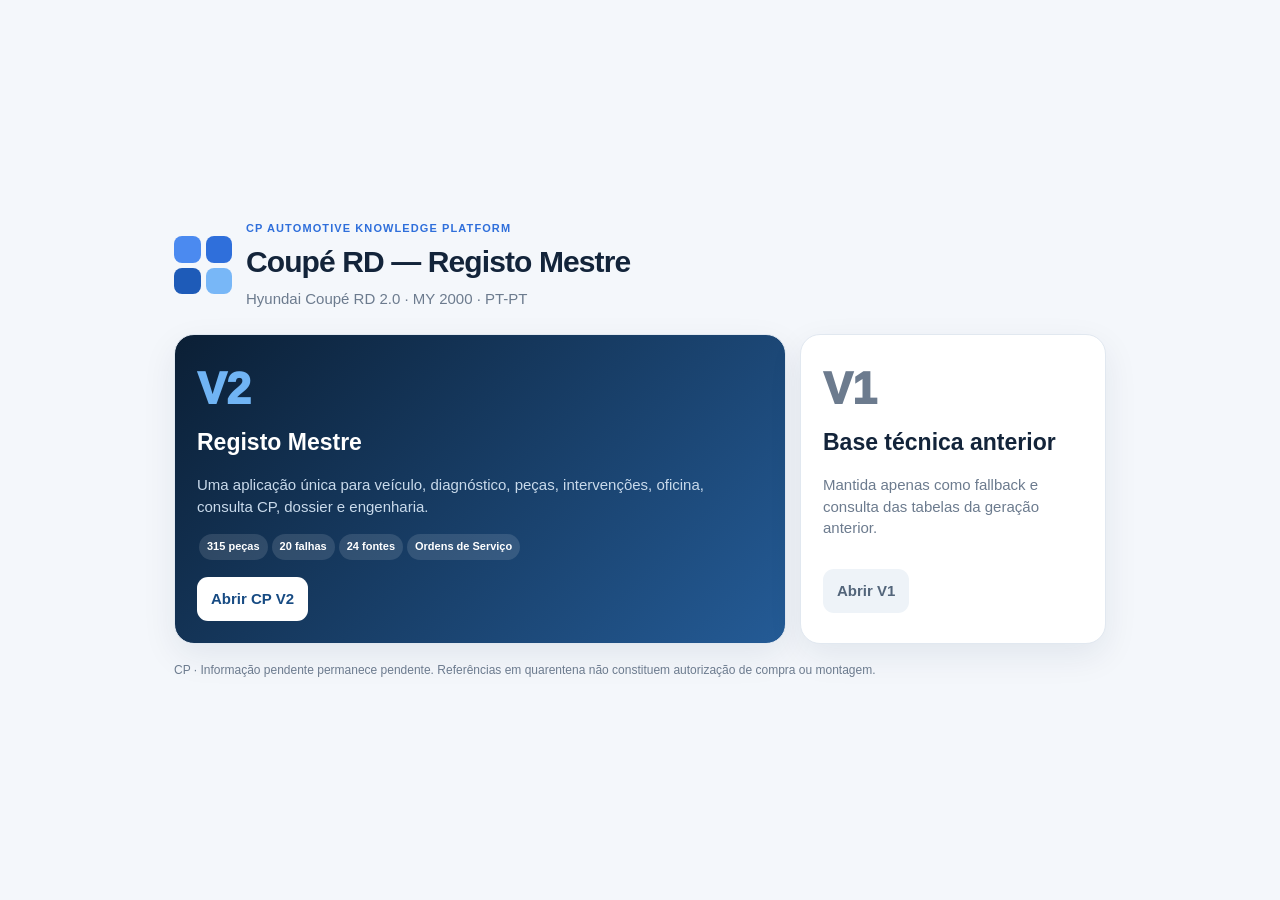
<file: cp/start.html>
<!doctype html><html lang="pt-PT"><head><meta charset="utf-8"><meta name="viewport" content="width=device-width,initial-scale=1,viewport-fit=cover"><meta name="theme-color" content="#f4f7fb"><title>CP · Coupé RD — Registo Mestre</title><style>*{box-sizing:border-box}body{margin:0;min-height:100vh;background:#f4f7fb;color:#13243a;font:15px/1.45 -apple-system,BlinkMacSystemFont,"Segoe UI",Arial,sans-serif;display:grid;place-items:center}.w{width:min(980px,100%);padding:24px}.brand{display:flex;gap:14px;align-items:center;margin-bottom:24px}.mark{width:58px;height:58px;display:grid;grid-template-columns:1fr 1fr;gap:5px}.mark i{border-radius:8px;background:#4b8af0}.mark i:nth-child(2){background:#2f6fdb}.mark i:nth-child(3){background:#1e5bb8}.mark i:nth-child(4){background:#78b7f7}.k{color:#2f6fdb;text-transform:uppercase;letter-spacing:.1em;font-size:11px;font-weight:850}h1{margin:4px 0;font-size:30px;letter-spacing:-.03em}.m{color:#6c7b8e}.grid{display:grid;grid-template-columns:2fr 1fr;gap:14px}.card{display:block;text-decoration:none;color:inherit;background:#fff;border:1px solid #e1e8f0;border-radius:20px;padding:22px;box-shadow:0 12px 34px rgba(16,42,74,.08)}.primary{background:linear-gradient(135deg,#0b1f35,#245b96);color:#fff}.primary .m{color:#c9daeb}.num{font-size:44px;font-weight:950;color:#70b4f4}.card h2{font-size:23px;margin:5px 0}.btn{display:inline-block;margin-top:15px;background:#2f6fdb;color:#fff;border-radius:11px;padding:11px 14px;font-weight:900}.primary .btn{background:#fff;color:#174b83}.tags{margin-top:13px}.tag{display:inline-block;padding:5px 8px;margin:2px;border-radius:99px;background:#edf4ff;color:#2c63aa;font-size:11px;font-weight:800}.primary .tag{background:rgba(255,255,255,.12);color:#fff}.foot{margin-top:18px;font-size:12px;color:#6c7b8e}@media(max-width:680px){.grid{grid-template-columns:1fr}h1{font-size:24px}.w{padding:15px}}</style></head><body><main class="w"><div class="brand"><div class="mark"><i></i><i></i><i></i><i></i></div><div><div class="k">CP Automotive Knowledge Platform</div><h1>Coupé RD — Registo Mestre</h1><div class="m">Hyundai Coupé RD 2.0 · MY 2000 · PT-PT</div></div></div><div class="grid"><a class="card primary" href="../cp-v2/index.html"><div class="num">V2</div><h2>Registo Mestre</h2><p class="m">Uma aplicação única para veículo, diagnóstico, peças, intervenções, oficina, consulta CP, dossier e engenharia.</p><div class="tags"><span class="tag">315 peças</span><span class="tag">20 falhas</span><span class="tag">24 fontes</span><span class="tag">Ordens de Serviço</span></div><span class="btn">Abrir CP V2</span></a><a class="card" href="index.html"><div class="num" style="color:#6c7b8e">V1</div><h2>Base técnica anterior</h2><p class="m">Mantida apenas como fallback e consulta das tabelas da geração anterior.</p><span class="btn" style="background:#eef3f8;color:#53657a">Abrir V1</span></a></div><div class="foot">CP · Informação pendente permanece pendente. Referências em quarentena não constituem autorização de compra ou montagem.</div></main></body></html>
</file>
<file: cp-v2/app.css>
:root{--bg:#f4f7fb;--surface:#fff;--surface2:#f8fafc;--ink:#13243a;--muted:#6c7b8e;--line:#e1e8f0;--blue:#2f6fdb;--blue2:#70b4f4;--navy:#0b1f35;--cyan:#dff4ff;--green:#1d9b67;--amber:#c78014;--red:#c94c5d;--shadow:0 12px 34px rgba(16,42,74,.08);--r:18px}*{box-sizing:border-box}html{background:var(--bg)}body{margin:0;color:var(--ink);background:var(--bg);font:14px/1.45 -apple-system,BlinkMacSystemFont,"Segoe UI",Inter,Arial,sans-serif}.app-shell{min-height:100vh}.sidebar{position:fixed;inset:0 auto 0 0;width:250px;background:#fff;border-right:1px solid var(--line);padding:22px 16px;display:flex;flex-direction:column;z-index:30}.brand{display:flex;align-items:center;gap:12px;padding:0 6px 22px}.brand strong{display:block;font-size:18px}.brand span,.top-brand small{display:block;color:var(--muted);font-size:11px}.brand-mark{width:38px;height:38px;display:grid;grid-template-columns:1fr 1fr;gap:4px}.brand-mark i{display:block;border-radius:6px;background:#4b8af0}.brand-mark i:nth-child(2){background:#2f6fdb}.brand-mark i:nth-child(3){background:#1e5bb8}.brand-mark i:nth-child(4){background:#78b7f7}.brand-mark.mini{width:32px;height:32px;gap:3px}.brand-mark.mini i{border-radius:5px}.side-nav{display:grid;gap:4px}.nav-btn{width:100%;border:0;background:transparent;border-radius:12px;padding:10px 12px;text-align:left;color:#53657a;font-weight:700;display:flex;align-items:center;gap:10px;cursor:pointer}.nav-btn:hover{background:#f3f7fc;color:var(--ink)}.nav-btn.active{background:#eaf3ff;color:#1e5bb8}.nav-icon{width:24px;height:24px;display:grid;place-items:center;font-size:17px}.side-foot{margin-top:auto;background:#f5f8fc;border:1px solid var(--line);border-radius:14px;padding:11px;display:flex;gap:9px;align-items:center}.side-foot b,.side-foot small{display:block}.side-foot small{color:var(--muted)}.status-dot{width:9px;height:9px;border-radius:50%;background:#3aba83;box-shadow:0 0 0 4px #ddf6eb}.app-main{margin-left:250px;min-height:100vh}.topbar{height:72px;position:sticky;top:0;z-index:20;background:rgba(244,247,251,.88);backdrop-filter:blur(18px);border-bottom:1px solid rgba(225,232,240,.8);display:flex;align-items:center;justify-content:space-between;padding:0 28px}.top-brand{display:flex;gap:10px;align-items:center}.top-brand b{display:block}.top-actions{display:flex;gap:8px;align-items:center}.icon-btn,.avatar{border:1px solid var(--line);background:#fff;box-shadow:0 2px 8px rgba(22,48,78,.04);height:38px;min-width:38px;border-radius:11px;font-weight:800;color:var(--ink);cursor:pointer}.avatar{background:var(--navy);color:#fff;border-color:var(--navy);padding:0 10px}.view{max-width:1440px;margin:auto;padding:24px 28px 70px}.eyebrow{font-size:11px;text-transform:uppercase;letter-spacing:.1em;color:var(--blue);font-weight:800}.page-head{display:flex;justify-content:space-between;gap:16px;align-items:end;margin-bottom:18px}.page-head h1{margin:3px 0 0;font-size:27px;letter-spacing:-.03em}.page-head p{margin:5px 0 0;color:var(--muted)}.grid{display:grid;grid-template-columns:repeat(12,minmax(0,1fr));gap:14px}.card{background:var(--surface);border:1px solid var(--line);border-radius:var(--r);box-shadow:var(--shadow);padding:17px}.span12{grid-column:span 12}.span8{grid-column:span 8}.span7{grid-column:span 7}.span6{grid-column:span 6}.span5{grid-column:span 5}.span4{grid-column:span 4}.hero{grid-column:span 8;min-height:340px;position:relative;padding:0;overflow:hidden;background:var(--navy);color:#fff}.hero img{width:100%;height:340px;object-fit:cover;display:block;opacity:.58;filter:saturate(.86) contrast(1.04)}.hero:after{content:"";position:absolute;inset:0;background:linear-gradient(90deg,rgba(7,25,45,.92) 0%,rgba(7,25,45,.58) 48%,rgba(7,25,45,.12) 100%)}.hero-content{position:absolute;z-index:2;inset:0;padding:28px;display:flex;flex-direction:column;justify-content:flex-end;max-width:620px}.hero-kicker{display:flex;gap:7px;align-items:center;font-size:11px;text-transform:uppercase;letter-spacing:.08em;color:#b9dcff;font-weight:800}.hero h2{font-size:34px;line-height:1.02;margin:8px 0 9px;letter-spacing:-.04em}.hero p{margin:0;color:#dbe9f7}.hero-meta{display:flex;gap:7px;flex-wrap:wrap;margin-top:16px}.chip{display:inline-flex;align-items:center;gap:6px;padding:6px 9px;border-radius:999px;background:#f0f5fa;color:#526479;font-size:11px;font-weight:750;border:1px solid #e2e9f0}.hero .chip{background:rgba(255,255,255,.13);color:#fff;border-color:rgba(255,255,255,.2);backdrop-filter:blur(8px)}.state-card{grid-column:span 4;display:flex;flex-direction:column;gap:11px}.state-big{padding:16px;border-radius:15px;background:#f7f9fc;border:1px solid var(--line)}.state-big b{font-size:27px;display:block;letter-spacing:-.03em}.state-big small{color:var(--muted)}.status-list{display:grid;gap:9px}.status-row{display:flex;gap:10px;align-items:flex-start;padding:9px 0;border-top:1px solid var(--line)}.status-row:first-child{border-top:0}.status-ico{width:32px;height:32px;border-radius:10px;display:grid;place-items:center;background:#edf4ff;color:#2764bf;font-weight:900}.status-row b{display:block;font-size:13px}.status-row small{color:var(--muted)}.section-title{display:flex;justify-content:space-between;align-items:center;margin:4px 0 10px}.section-title h2{font-size:17px;margin:0;letter-spacing:-.01em}.section-title a,.link-btn{color:var(--blue);font-weight:800;text-decoration:none;background:none;border:0;cursor:pointer}.action-grid{display:grid;grid-template-columns:repeat(4,1fr);gap:10px}.action{border:1px solid var(--line);border-radius:15px;background:#fff;padding:14px;text-align:left;cursor:pointer}.action:hover{border-color:#b9d4f4;box-shadow:0 8px 24px rgba(39,100,191,.08)}.action-ico{width:35px;height:35px;border-radius:11px;background:#eaf3ff;color:#245dad;display:grid;place-items:center;font-size:17px;margin-bottom:12px}.action b{display:block}.action span{display:block;color:var(--muted);font-size:11px;margin-top:4px}.alert{border:1px solid #f1d9ab;background:#fff9ef;border-radius:15px;padding:13px;display:flex;gap:11px;align-items:flex-start}.alert.red{border-color:#f0c9d0;background:#fff4f6}.alert-ico{width:32px;height:32px;border-radius:10px;display:grid;place-items:center;background:#fff0cf;color:#9d6510;flex:0 0 auto}.alert.red .alert-ico{background:#ffe3e7;color:#aa3d4d}.alert b{display:block}.alert p{margin:2px 0 0;color:#6e6250;font-size:12px}.systems{display:grid;grid-template-columns:repeat(4,1fr);gap:10px}.system-card{border:1px solid var(--line);border-radius:14px;padding:13px;background:#fff;cursor:pointer}.system-card:hover{border-color:#b7d0ee}.system-head{display:flex;justify-content:space-between;gap:8px}.system-code{font-size:10px;font-weight:900;color:var(--blue);background:#edf4ff;border-radius:7px;padding:3px 6px}.system-card b{display:block;margin-top:8px;font-size:13px}.system-card small{color:var(--muted)}.progress{height:5px;background:#edf1f5;border-radius:999px;overflow:hidden;margin-top:10px}.progress i{height:100%;display:block;background:linear-gradient(90deg,var(--blue),var(--blue2))}.badge{display:inline-flex;align-items:center;border-radius:999px;padding:4px 7px;font-size:10px;font-weight:850;white-space:nowrap}.badge.ok{background:#e6f7ef;color:#11764c}.badge.warn{background:#fff2d9;color:#98620b}.badge.bad{background:#fde7eb;color:#a83d4d}.badge.info{background:#e7f1ff;color:#2c63aa}.tools{display:flex;gap:8px;flex-wrap:wrap;margin-bottom:12px}.input,.select,.textarea{border:1px solid #dbe5ee;background:#fff;color:var(--ink);border-radius:11px;padding:10px 12px;min-height:40px;font:inherit}.input{flex:1;min-width:230px}.select{min-width:160px}.textarea{width:100%;min-height:96px;resize:vertical}.btn{border:1px solid var(--line);background:#fff;color:var(--ink);border-radius:11px;padding:9px 12px;font-weight:800;cursor:pointer}.btn.primary{background:var(--blue);color:#fff;border-color:var(--blue)}.btn.dark{background:var(--navy);color:#fff;border-color:var(--navy)}.btn.danger{color:#b63e50;background:#fff5f6;border-color:#f0c8cf}.results{display:grid;gap:9px}.result-card{border:1px solid var(--line);background:#fff;border-radius:14px;padding:13px;cursor:pointer}.result-card:hover{border-color:#b8d1ee}.result-top{display:flex;gap:8px;align-items:center;flex-wrap:wrap}.result-card h3{font-size:14px;margin:6px 0 4px}.result-card p{margin:0;color:var(--muted);font-size:12px}.result-meta{display:flex;gap:5px;flex-wrap:wrap;margin-top:9px}.fault-grid,.part-grid,.manual-grid,.photo-grid,.os-grid{display:grid;grid-template-columns:repeat(3,1fr);gap:11px}.fault-card,.part-card,.manual-card,.os-card{background:#fff;border:1px solid var(--line);border-radius:15px;padding:14px;cursor:pointer}.fault-card:hover,.part-card:hover,.manual-card:hover,.os-card:hover{border-color:#b8d1ee}.fault-card h3,.part-card h3,.manual-card h3,.os-card h3{font-size:14px;margin:8px 0 5px}.fault-card p,.part-card p,.manual-card p,.os-card p{font-size:12px;color:var(--muted);margin:0}.critical{color:#a83d4d}.stepper{display:grid;gap:8px}.step{display:grid;grid-template-columns:34px 1fr auto;gap:10px;align-items:start;border:1px solid var(--line);background:#fff;border-radius:14px;padding:12px}.step-num{width:30px;height:30px;border-radius:50%;display:grid;place-items:center;background:#eaf3ff;color:#245dad;font-weight:900}.step.done .step-num{background:#e4f7ee;color:#13754d}.step b{display:block}.step p{margin:3px 0 0;color:var(--muted);font-size:12px}.step-check{width:22px;height:22px}.kv{display:grid;grid-template-columns:180px 1fr;gap:0 12px}.kv>div{padding:8px 0;border-bottom:1px solid var(--line)}.kv .key{color:var(--muted)}.photo-grid{grid-template-columns:repeat(4,1fr)}.photo{aspect-ratio:4/3;border-radius:14px;overflow:hidden;border:1px solid var(--line);background:#e9eef4;cursor:pointer}.photo img{width:100%;height:100%;object-fit:cover;display:block}.table-wrap{overflow:auto;border:1px solid var(--line);border-radius:13px;background:#fff;max-height:67vh}.table{width:100%;border-collapse:collapse;min-width:900px}.table th{position:sticky;top:0;background:#f7f9fc;color:#65758a;text-align:left;font-size:10px;text-transform:uppercase;letter-spacing:.05em;padding:9px;border-bottom:1px solid var(--line);z-index:2}.table td{padding:9px;border-bottom:1px solid #edf1f4;font-size:11px;vertical-align:top}.tabs{display:flex;gap:6px;overflow:auto;margin-bottom:12px}.tab{border:1px solid var(--line);background:#fff;border-radius:999px;padding:7px 10px;font-weight:800;color:#63758a;white-space:nowrap;cursor:pointer}.tab.active{background:var(--navy);color:#fff;border-color:var(--navy)}.drawer-wrap,.modal-wrap{position:fixed;inset:0;z-index:80}.hidden{display:none!important}.drawer-backdrop,.modal-backdrop{position:absolute;inset:0;background:rgba(5,17,31,.34);backdrop-filter:blur(3px)}.drawer{position:absolute;right:0;top:0;bottom:0;width:min(520px,94vw);background:#fff;padding:24px;overflow:auto;box-shadow:-18px 0 50px rgba(8,30,52,.18)}.drawer-close{position:absolute;right:14px;top:13px;border:1px solid var(--line);background:#fff;width:34px;height:34px;border-radius:10px;font-size:20px;cursor:pointer}.drawer h2,.modal h2{font-size:22px;margin:18px 0 6px}.drawer p{color:var(--muted)}.modal{position:relative;width:min(680px,92vw);max-height:88vh;overflow:auto;margin:6vh auto;background:#fff;border-radius:20px;padding:22px;box-shadow:0 24px 70px rgba(8,30,52,.22)}.form-grid{display:grid;grid-template-columns:1fr 1fr;gap:10px}.field label{display:block;font-size:11px;color:var(--muted);font-weight:800;margin:0 0 5px}.field.full{grid-column:1/-1}.toast{position:fixed;z-index:100;right:18px;bottom:18px;background:#10243b;color:#fff;padding:11px 14px;border-radius:12px;box-shadow:0 12px 40px rgba(0,0,0,.18);font-weight:750}.mobile-nav{display:none}.search-hero{background:linear-gradient(135deg,#0b1f35,#173f68);color:#fff;border-radius:20px;padding:22px;box-shadow:var(--shadow);margin-bottom:14px}.search-hero h2{font-size:25px;margin:0 0 5px}.search-hero p{color:#c9daeb;margin:0 0 15px}.search-line{display:flex;gap:8px}.search-line .input{background:#fff;border-color:#fff}.recent-list{display:grid;gap:6px}.recent-item{border:0;background:#f6f9fc;border-radius:10px;padding:9px;text-align:left;cursor:pointer;color:#53657a}.empty{text-align:center;padding:36px 18px;border:1px dashed #cbd8e5;border-radius:15px;color:var(--muted);background:#fafcfe}.divider{height:1px;background:var(--line);margin:14px 0}.metric-row{display:grid;grid-template-columns:repeat(4,1fr);gap:9px}.metric{padding:13px;border-radius:13px;background:#f7f9fc;border:1px solid var(--line)}.metric b{display:block;font-size:19px}.metric small{color:var(--muted)}
@media(max-width:1080px){.sidebar{width:210px}.app-main{margin-left:210px}.systems{grid-template-columns:repeat(3,1fr)}.fault-grid,.part-grid,.manual-grid,.os-grid{grid-template-columns:repeat(2,1fr)}.action-grid{grid-template-columns:repeat(2,1fr)}.photo-grid{grid-template-columns:repeat(3,1fr)}}
@media(max-width:760px){.sidebar{display:none}.app-main{margin-left:0}.topbar{height:64px;padding:0 14px}.view{padding:14px 12px 92px}.page-head{align-items:start;flex-direction:column}.page-head h1{font-size:23px}.hero,.state-card,.span8,.span7,.span6,.span5,.span4{grid-column:span 12}.hero{min-height:320px}.hero img{height:320px}.hero h2{font-size:29px}.grid{gap:10px}.systems{grid-template-columns:repeat(2,1fr)}.fault-grid,.part-grid,.manual-grid,.os-grid{grid-template-columns:1fr}.photo-grid{grid-template-columns:repeat(2,1fr)}.mobile-nav{position:fixed;z-index:40;left:8px;right:8px;bottom:8px;display:grid;grid-template-columns:repeat(5,1fr);background:rgba(255,255,255,.94);backdrop-filter:blur(20px);border:1px solid var(--line);border-radius:18px;padding:6px;box-shadow:0 10px 36px rgba(16,42,74,.14)}.mobile-nav button{border:0;background:transparent;border-radius:12px;padding:7px 2px;color:#6c7b8e;font-size:9px;font-weight:800}.mobile-nav button b{display:block;font-size:17px;line-height:1.1;margin-bottom:2px}.mobile-nav button.active{background:#eaf3ff;color:#245dad}.metric-row{grid-template-columns:repeat(2,1fr)}.form-grid{grid-template-columns:1fr}.field.full{grid-column:auto}.kv{grid-template-columns:1fr}.kv .key{padding-bottom:0;border-bottom:0}.search-line{flex-direction:column}.top-brand small{display:none}}
</file>
